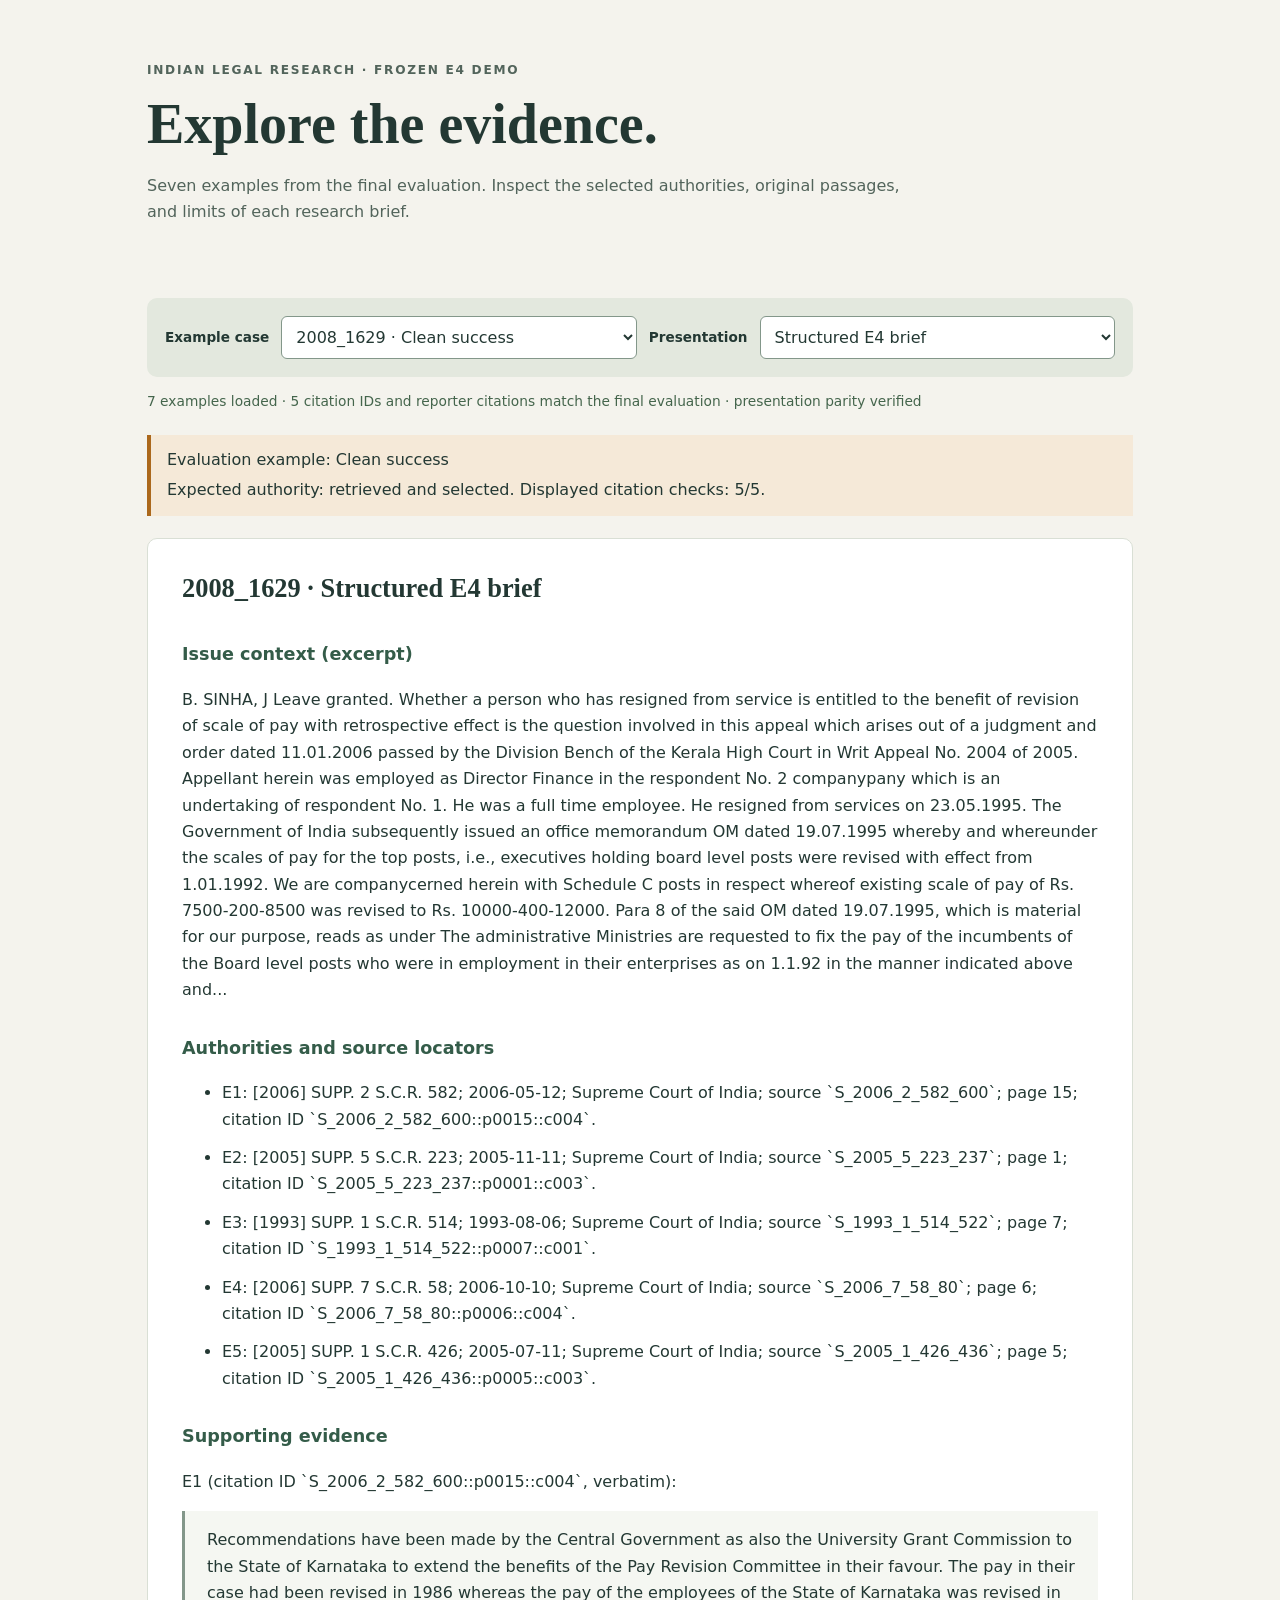
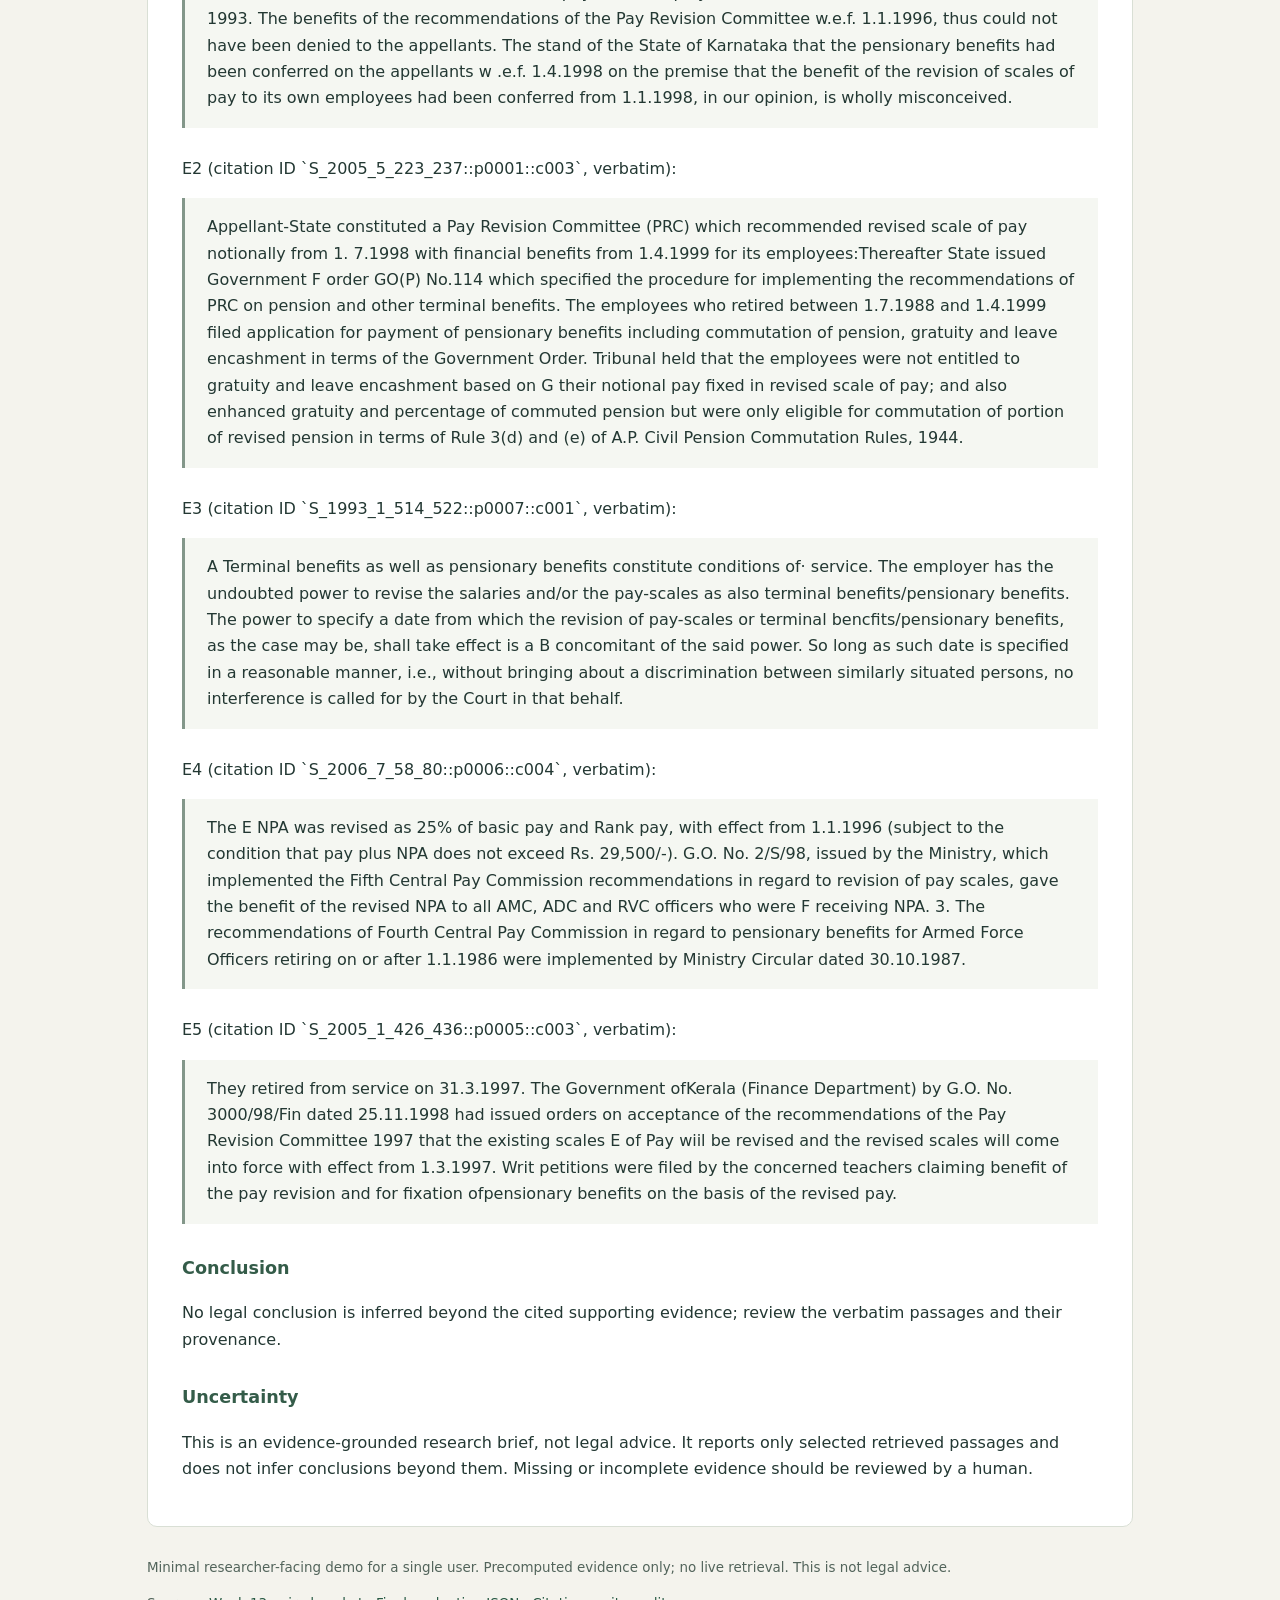
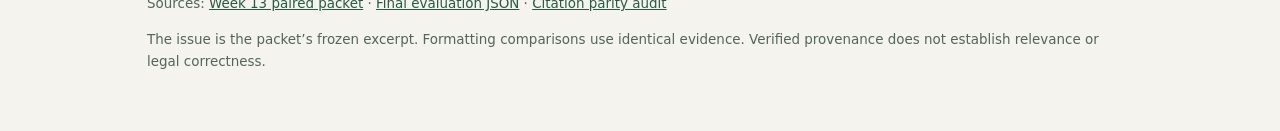
<file: demo/index.html>
<!doctype html>
<html lang="en">
<head>
  <meta charset="utf-8">
  <meta name="viewport" content="width=device-width, initial-scale=1">
  <title>Legal evidence explorer · Week 16</title>
  <link rel="stylesheet" href="style.css">
</head>
<body>
  <header><p class="eyebrow">INDIAN LEGAL RESEARCH · FROZEN E4 DEMO</p>
    <h1>Explore the evidence.</h1>
    <p>Seven examples from the final evaluation. Inspect the selected authorities, original passages, and limits of each research brief.</p>
  </header>
  <main>
    <nav aria-label="Example and presentation">
      <label for="case">Example case</label><select id="case" disabled></select>
      <label for="format">Presentation</label><select id="format" disabled>
        <option value="structured">Structured E4 brief</option>
        <option value="unstructured">Unstructured RQ3 comparison</option>
      </select>
    </nav>
    <p id="status" role="status">Loading frozen artifacts…</p>
    <section id="context" aria-label="Evaluation context"></section>
    <article id="brief" aria-label="Frozen research brief"></article>
    <footer>
      <p>Minimal researcher-facing demo for a single user. Precomputed evidence only; no live retrieval. This is not legal advice.</p>
      <p>Sources: <a href="../artifacts/week13_review_packet.md">Week 13 paired packet</a> · <a href="../artifacts/week11_temporal_prerank_evaluation.json">Final evaluation JSON</a> · <a href="../artifacts/week13_rq3_ablation_parity.json">Citation parity audit</a></p>
      <p>The issue is the packet’s frozen excerpt. Formatting comparisons use identical evidence. Verified provenance does not establish relevance or legal correctness.</p>
    </footer>
  </main>
  <script type="module" src="app.mjs"></script>
</body>
</html>
</file>
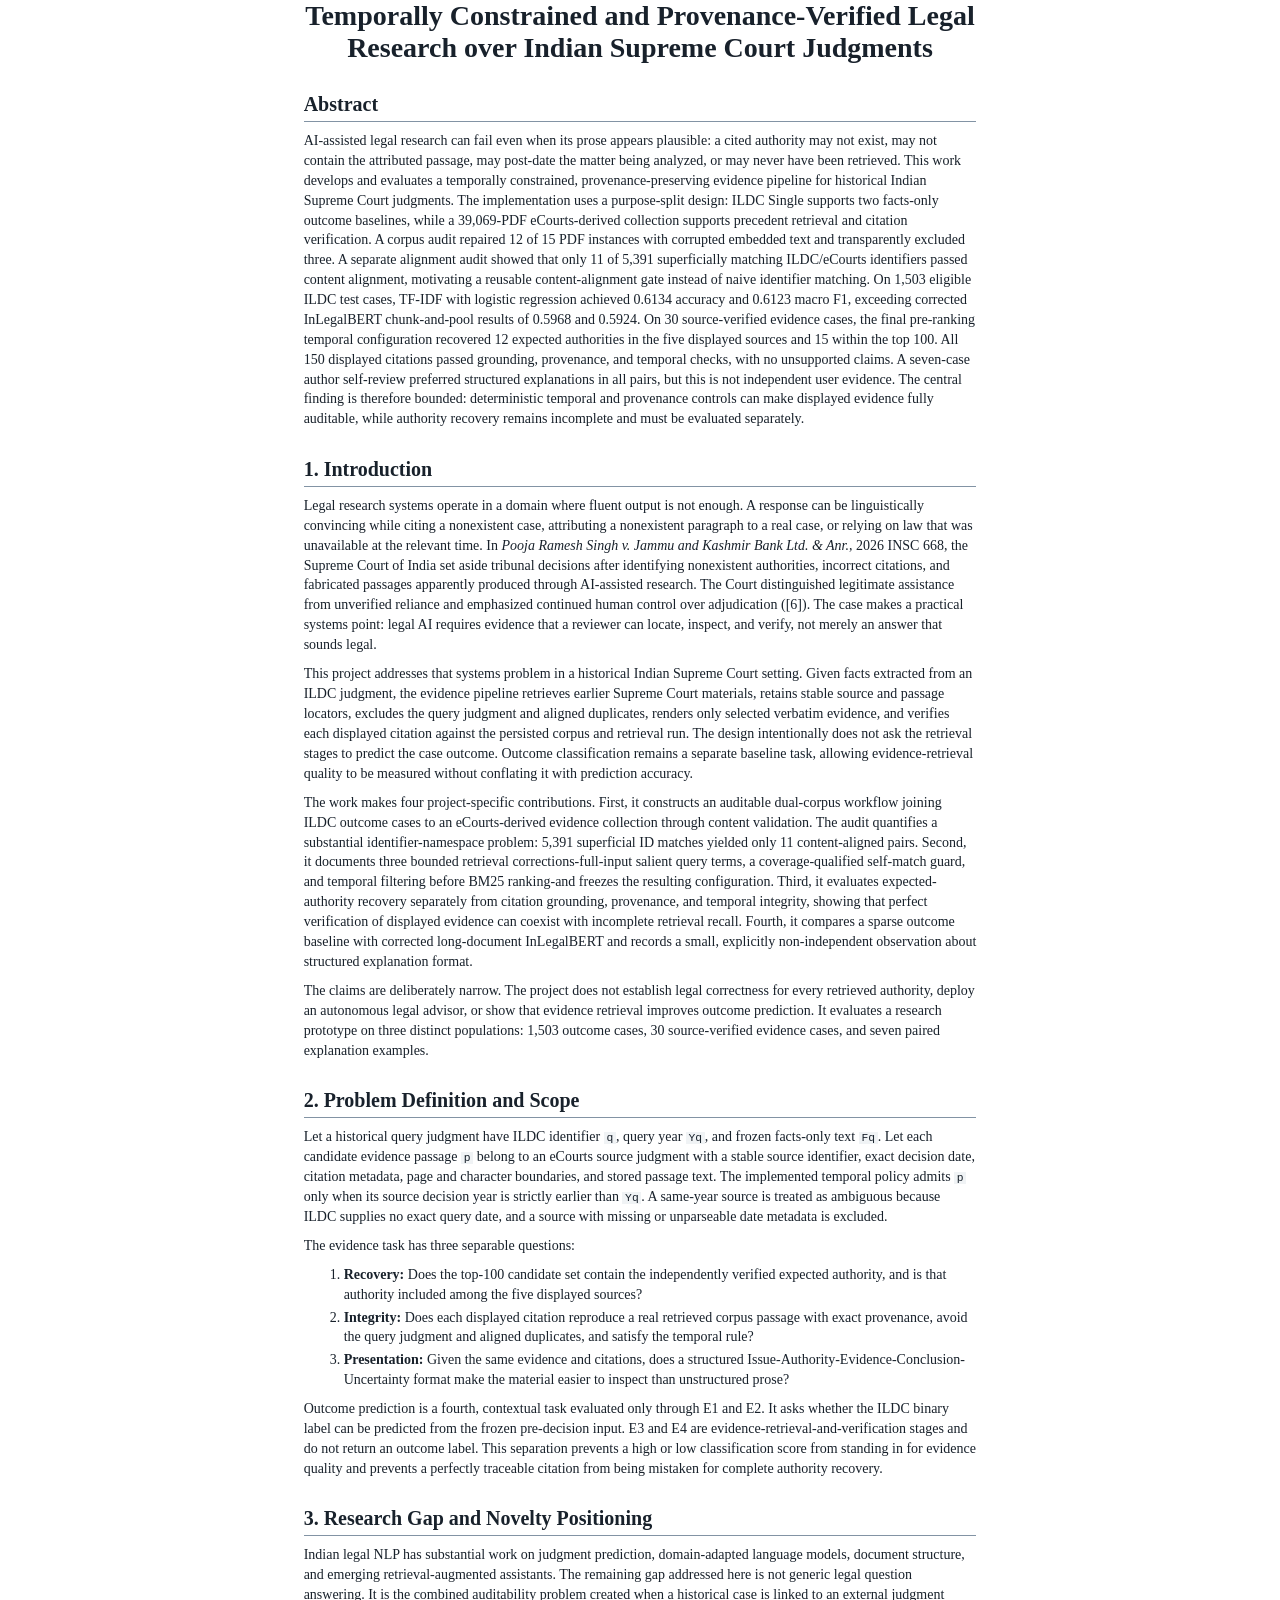
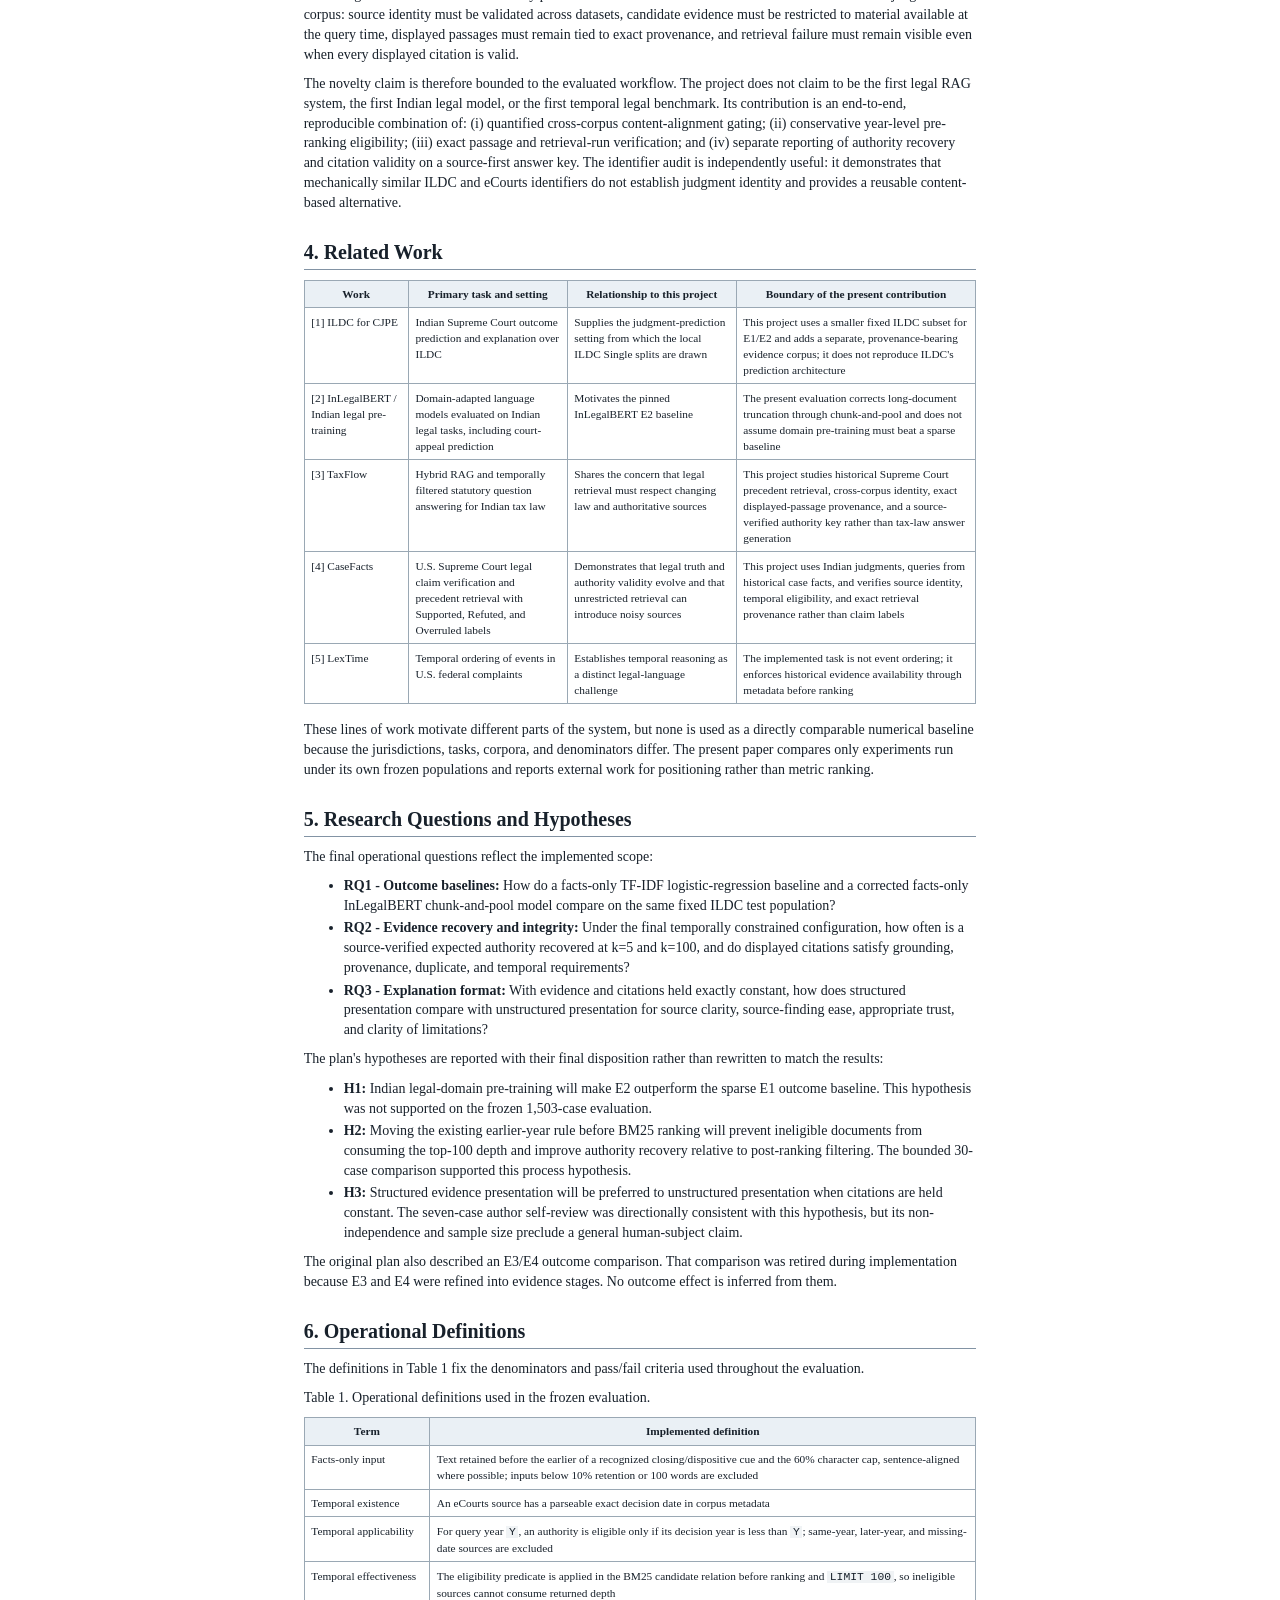
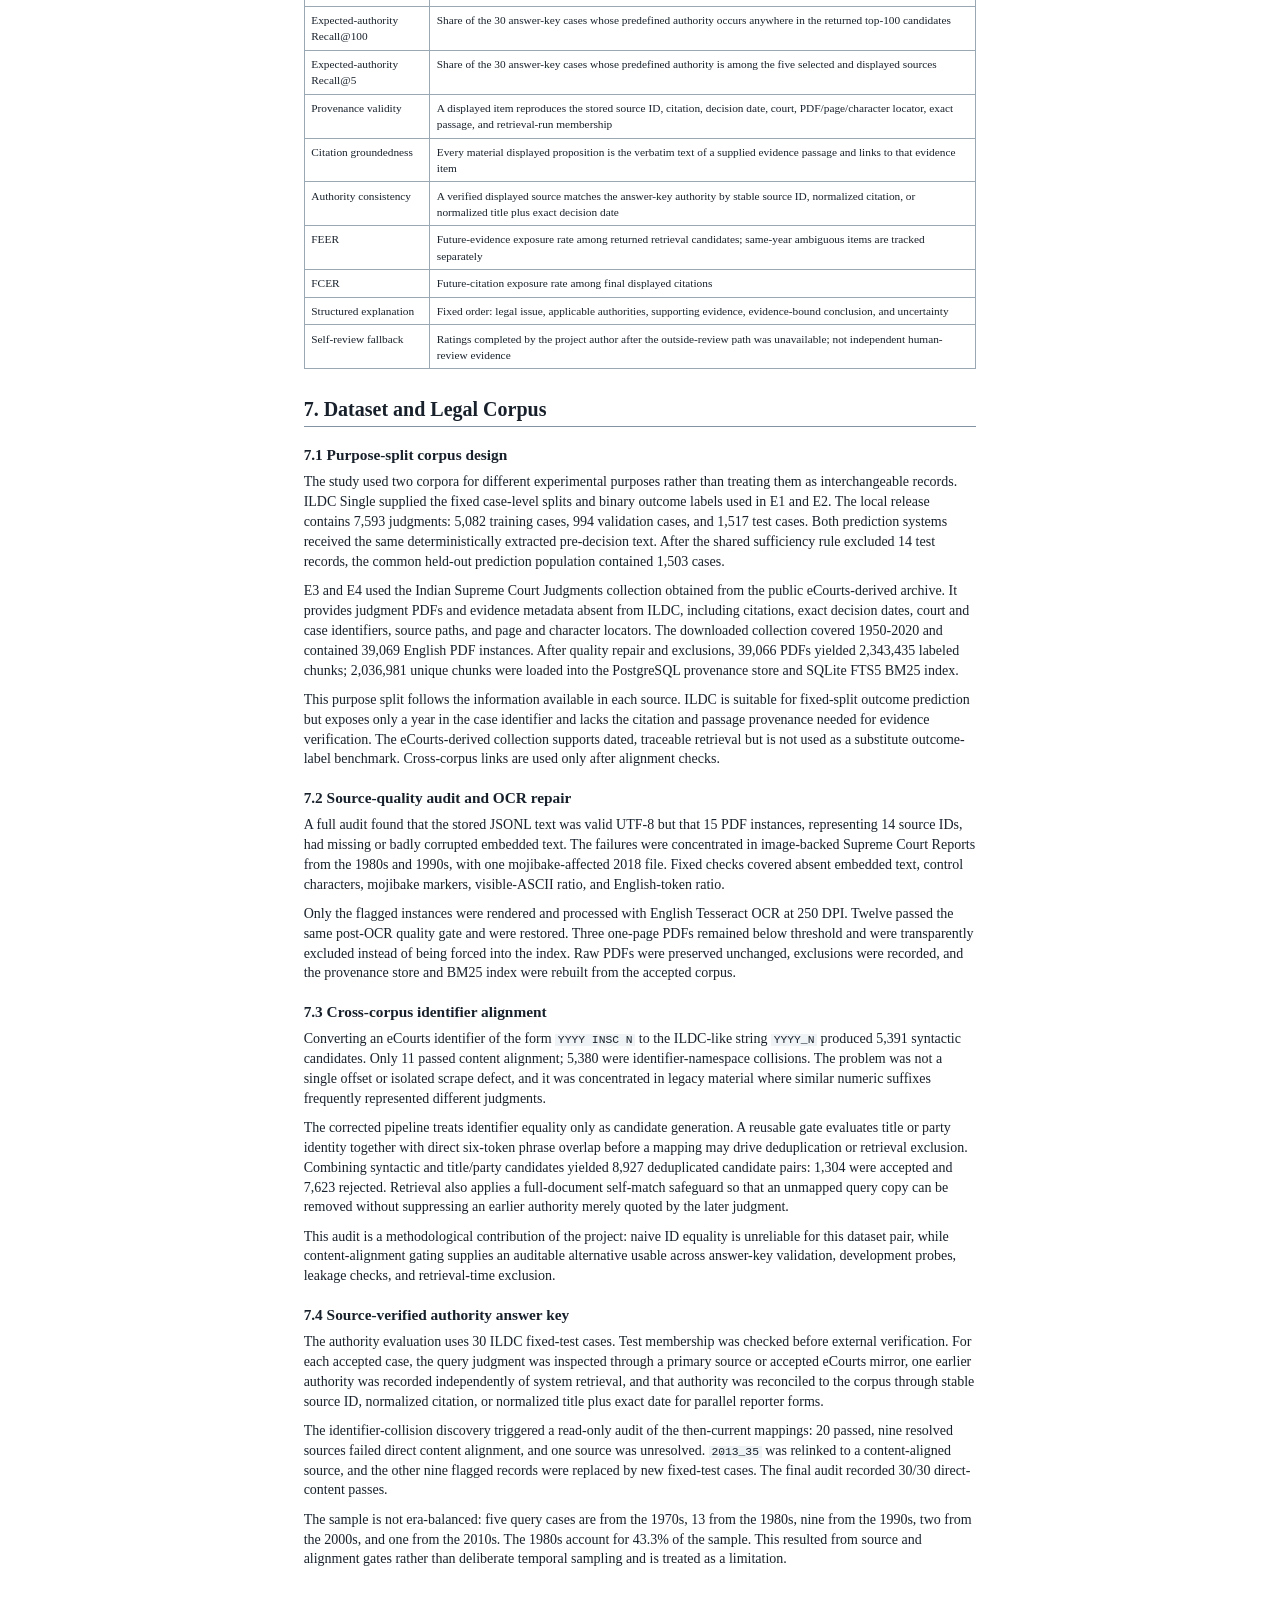
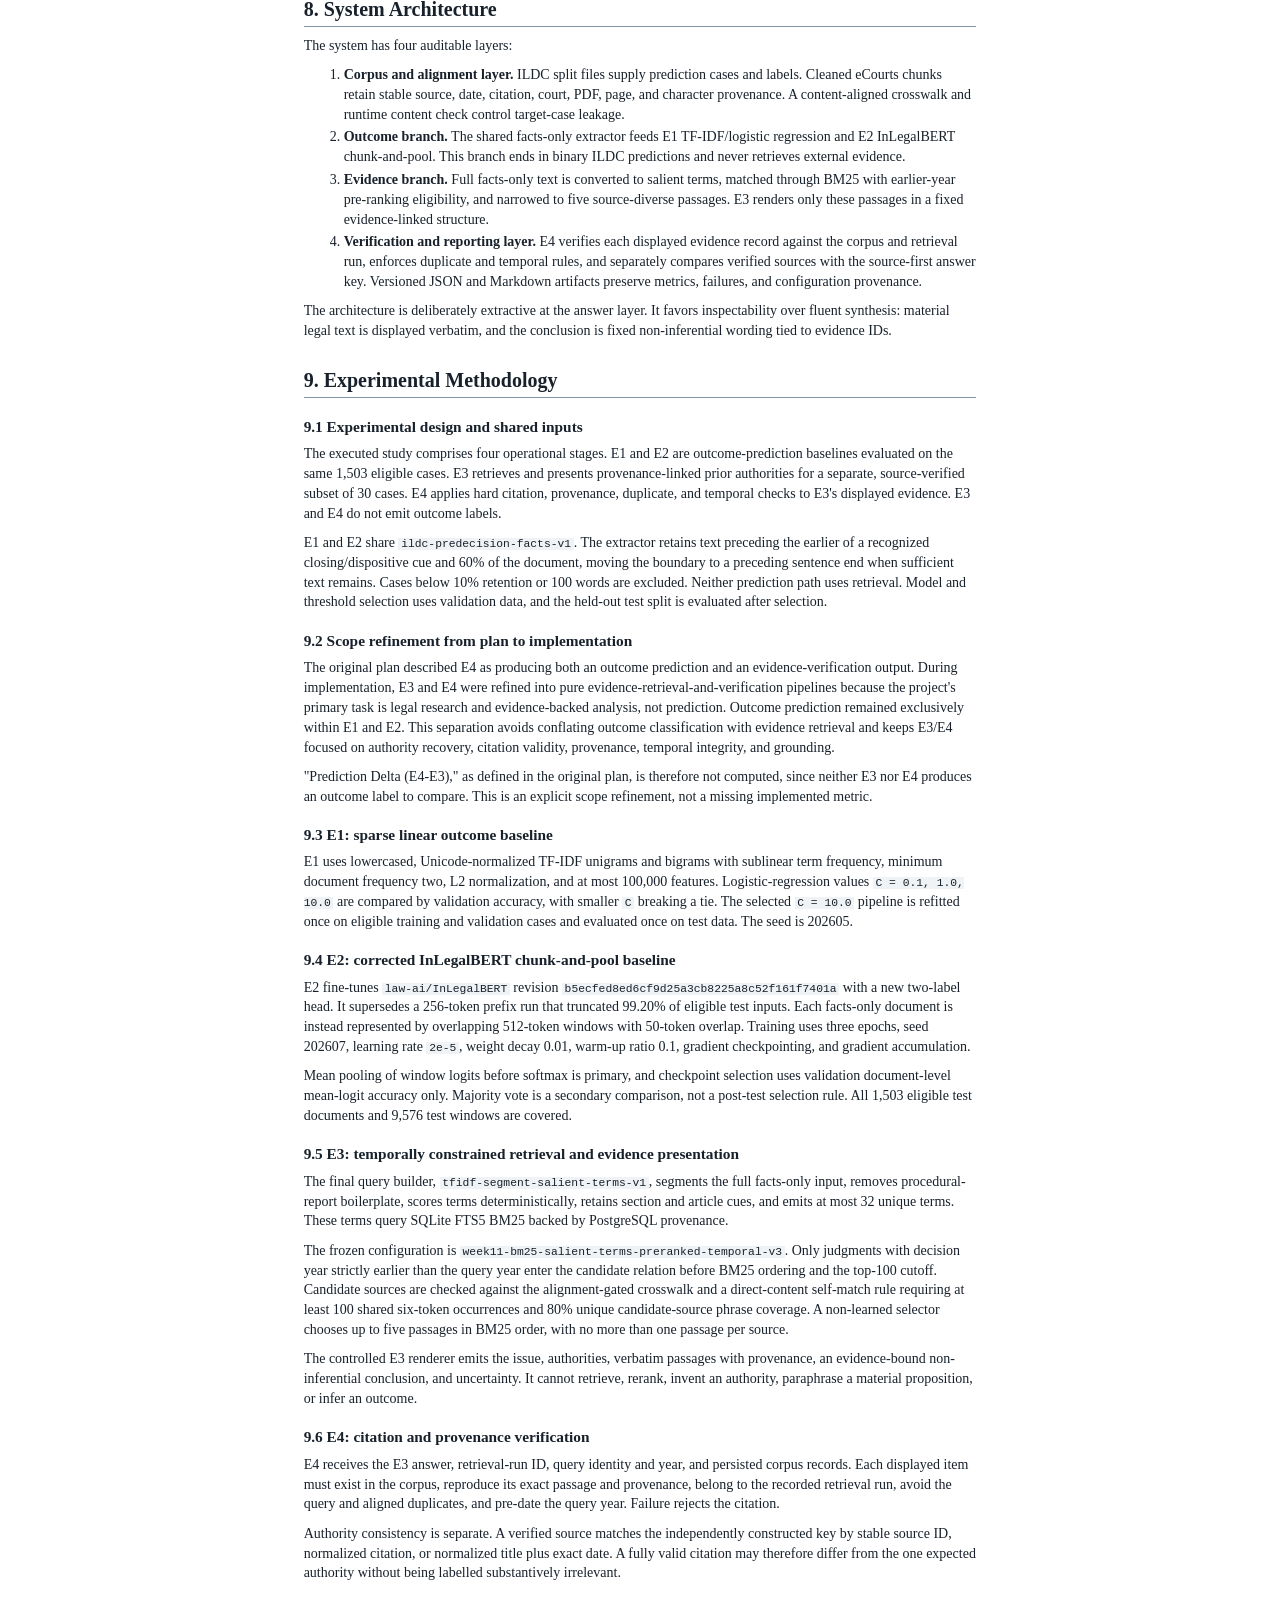
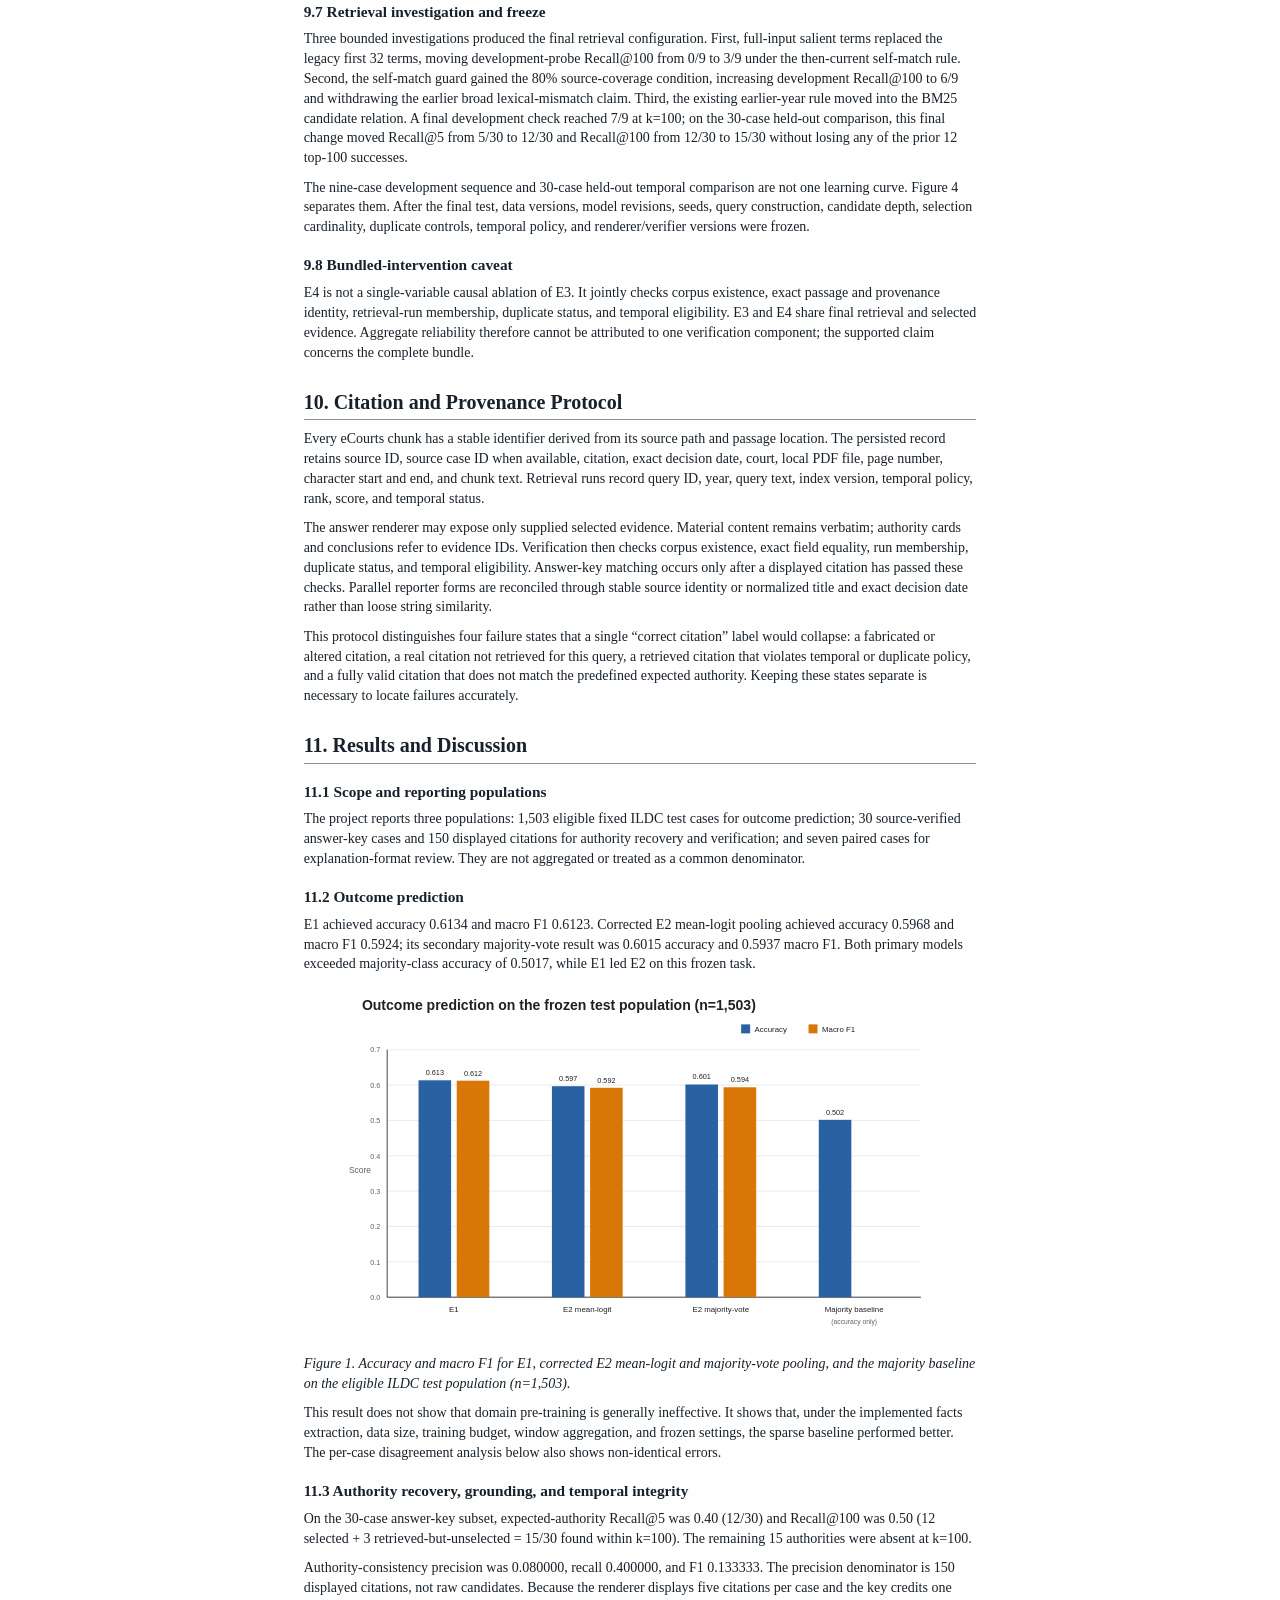
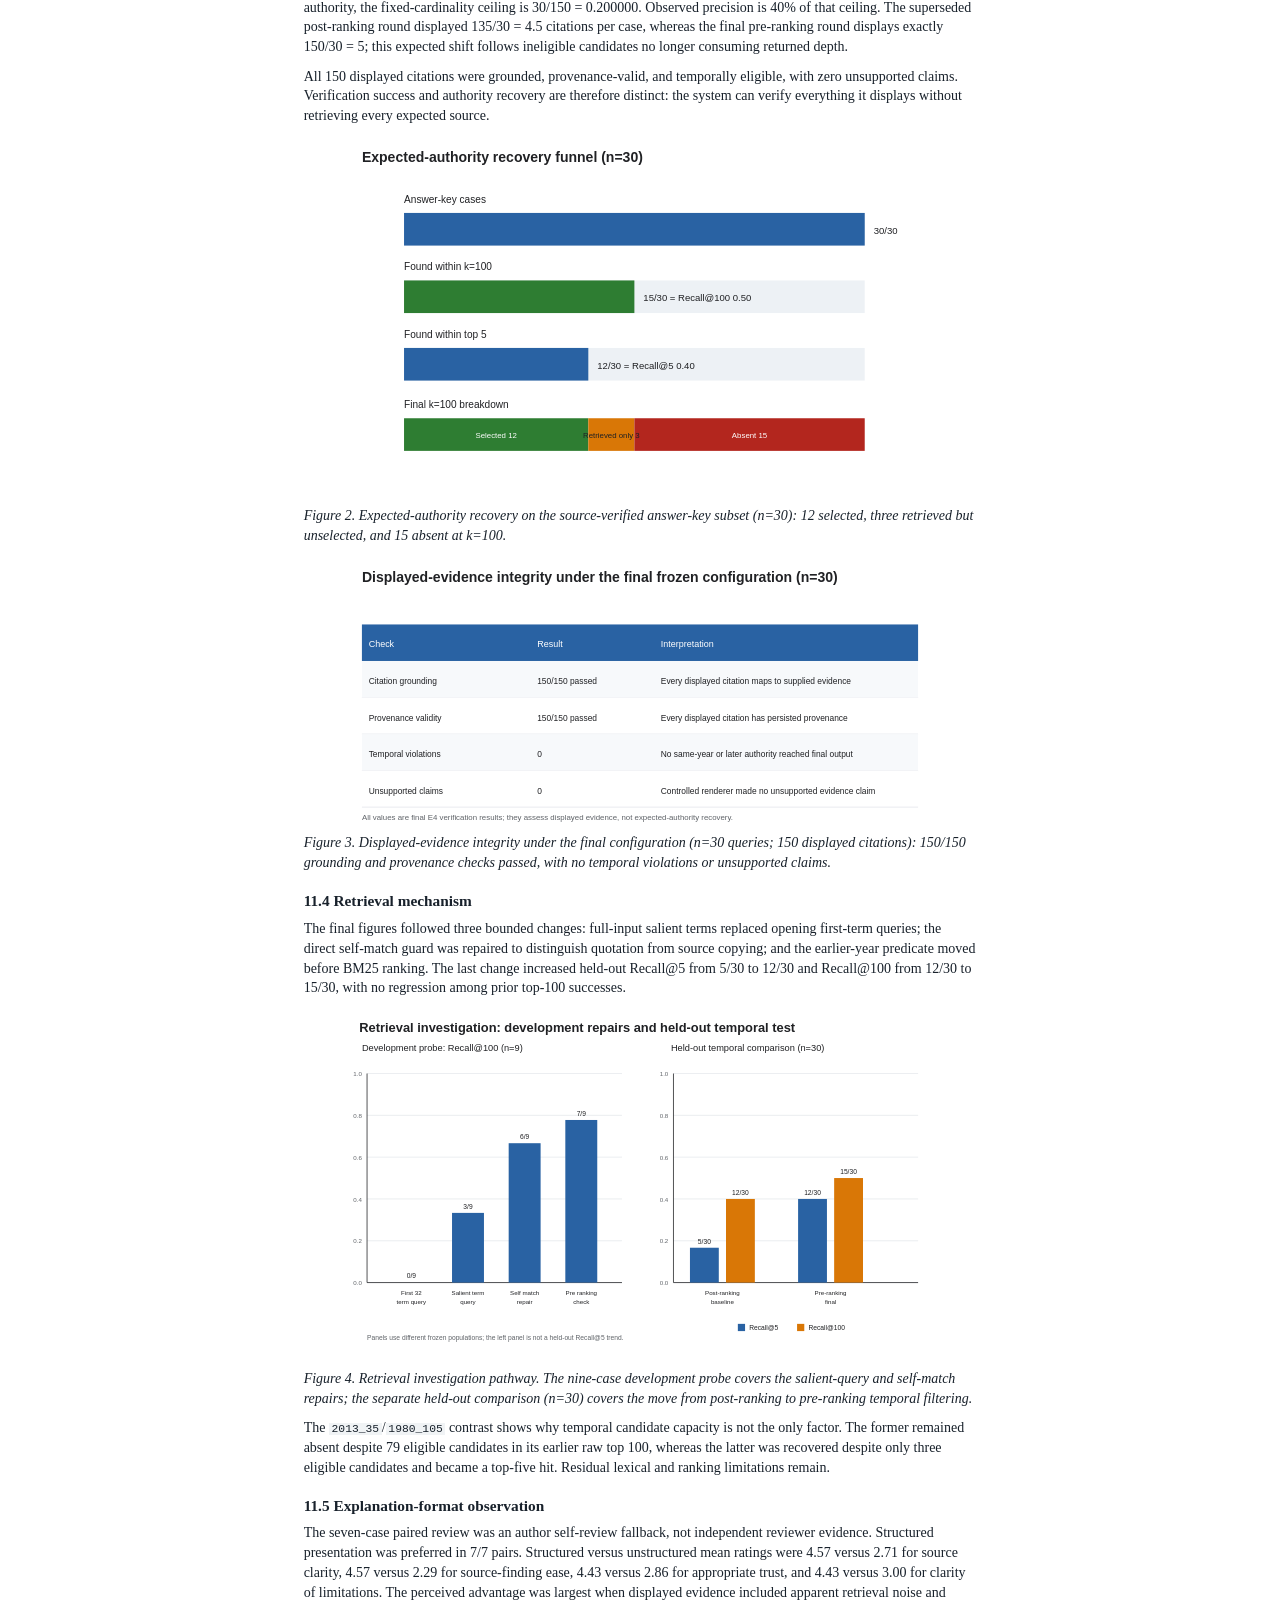
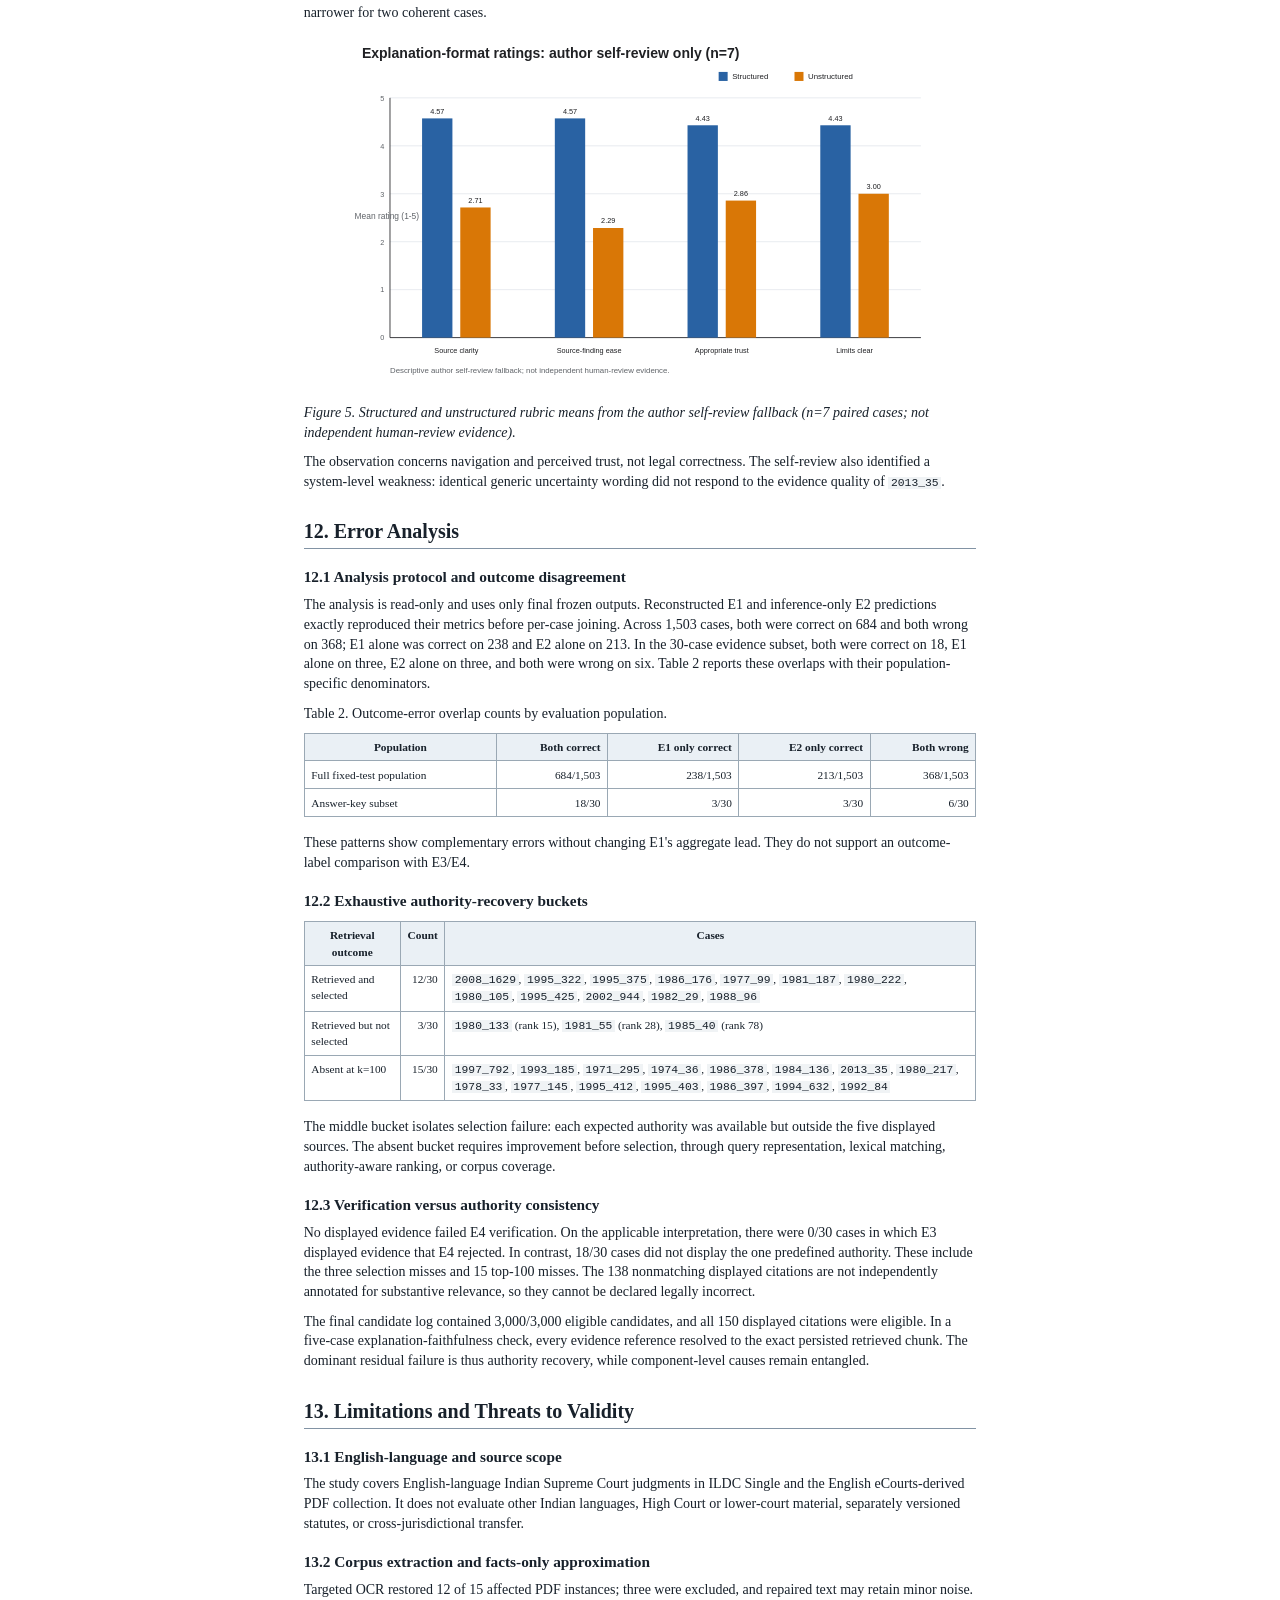
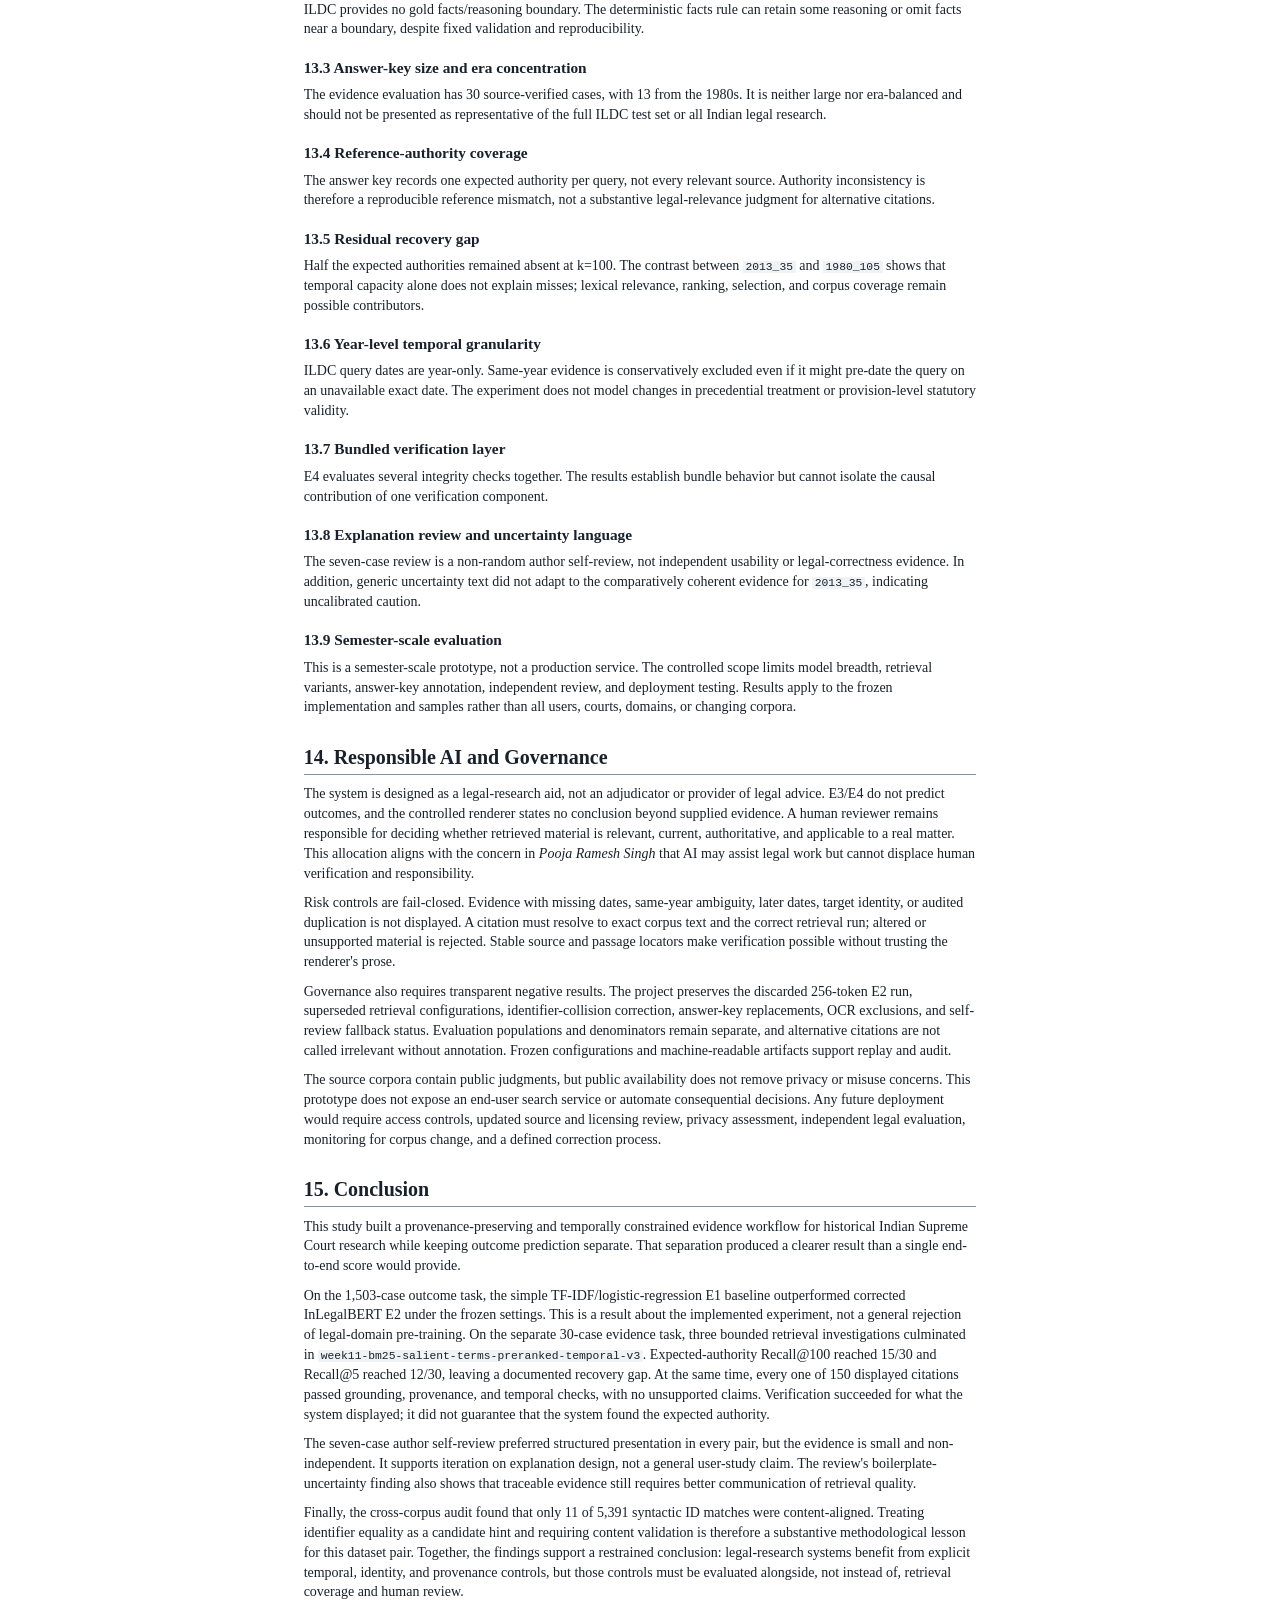
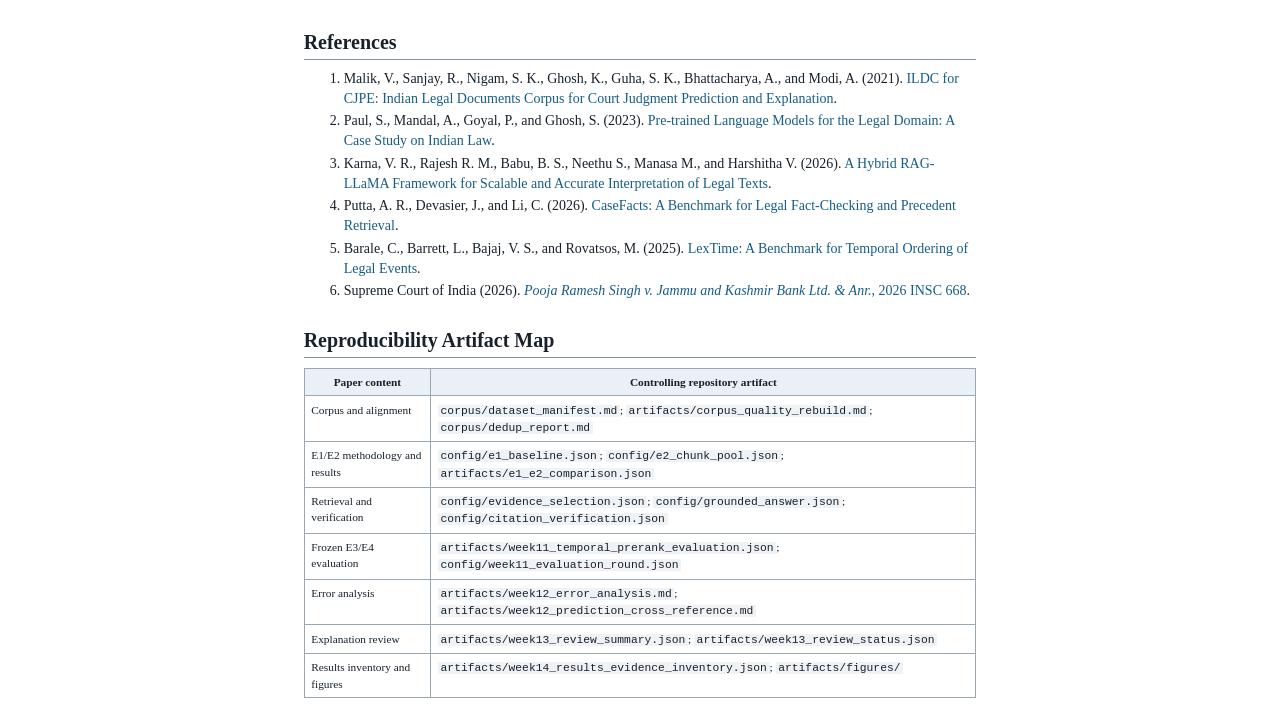
<file: submission/paper.html>
<!doctype html><html><head><meta charset="utf-8"><title>Temporally Constrained and Provenance-Verified Legal Research</title><style>@page { size: A4; margin: 17mm 18mm 20mm; } body { font-family: Georgia, 'Times New Roman', serif; color: #18212b; line-height: 1.42; font-size: 10.5pt; max-width: 178mm; margin: 0 auto; } h1 { font-size: 21pt; line-height: 1.15; text-align: center; margin: 0 0 18pt; page-break-after: avoid; } h2 { font-size: 15pt; margin: 19pt 0 7pt; border-bottom: .5pt solid #8293a4; padding-bottom: 2pt; page-break-after: avoid; break-after: avoid; } h3 { font-size: 11.5pt; margin: 13pt 0 4pt; page-break-after: avoid; break-after: avoid; } p { margin: 5pt 0 7pt; orphans: 3; widows: 3; } ul, ol { margin-top: 3pt; margin-bottom: 7pt; } li { margin: 2pt 0; } table { border-collapse: collapse; width: 100%; margin: 7pt 0 12pt; font-size: 8.5pt; page-break-inside: avoid; } th, td { border: .45pt solid #9aa8b4; padding: 4pt 5pt; vertical-align: top; } th { background: #eaf0f5; } img { display: block; max-width: 92%; max-height: 105mm; margin: 8pt auto 3pt; page-break-inside: avoid; } .caption { text-align: center; font-size: 8.5pt; margin: 0 0 10pt; } .section-break { break-before: page; page-break-before: always; } code { font-family: 'Courier New', monospace; font-size: 8.5pt; background: #f0f3f5; padding: 0 2pt; } a { color: #165d86; text-decoration: none; } blockquote { border-left: 3pt solid #9aa8b4; margin: 8pt 0; padding: 2pt 10pt; } hr { border: 0; border-top: .5pt solid #8293a4; }</style></head><body><h1>Temporally Constrained and Provenance-Verified Legal Research over Indian Supreme Court Judgments</h1>
<h2>Abstract</h2>
<p>AI-assisted legal research can fail even when its prose appears plausible: a cited authority may not exist, may not contain the attributed passage, may post-date the matter being analyzed, or may never have been retrieved. This work develops and evaluates a temporally constrained, provenance-preserving evidence pipeline for historical Indian Supreme Court judgments. The implementation uses a purpose-split design: ILDC Single supports two facts-only outcome baselines, while a 39,069-PDF eCourts-derived collection supports precedent retrieval and citation verification. A corpus audit repaired 12 of 15 PDF instances with corrupted embedded text and transparently excluded three. A separate alignment audit showed that only 11 of 5,391 superficially matching ILDC/eCourts identifiers passed content alignment, motivating a reusable content-alignment gate instead of naive identifier matching. On 1,503 eligible ILDC test cases, TF-IDF with logistic regression achieved 0.6134 accuracy and 0.6123 macro F1, exceeding corrected InLegalBERT chunk-and-pool results of 0.5968 and 0.5924. On 30 source-verified evidence cases, the final pre-ranking temporal configuration recovered 12 expected authorities in the five displayed sources and 15 within the top 100. All 150 displayed citations passed grounding, provenance, and temporal checks, with no unsupported claims. A seven-case author self-review preferred structured explanations in all pairs, but this is not independent user evidence. The central finding is therefore bounded: deterministic temporal and provenance controls can make displayed evidence fully auditable, while authority recovery remains incomplete and must be evaluated separately.</p>
<h2>1. Introduction</h2>
<p>Legal research systems operate in a domain where fluent output is not enough. A response can be linguistically convincing while citing a nonexistent case, attributing a nonexistent paragraph to a real case, or relying on law that was unavailable at the relevant time. In <em>Pooja Ramesh Singh v. Jammu and Kashmir Bank Ltd. &amp; Anr.</em>, 2026 INSC 668, the Supreme Court of India set aside tribunal decisions after identifying nonexistent authorities, incorrect citations, and fabricated passages apparently produced through AI-assisted research. The Court distinguished legitimate assistance from unverified reliance and emphasized continued human control over adjudication ([6]). The case makes a practical systems point: legal AI requires evidence that a reviewer can locate, inspect, and verify, not merely an answer that sounds legal.</p>
<p>This project addresses that systems problem in a historical Indian Supreme Court setting. Given facts extracted from an ILDC judgment, the evidence pipeline retrieves earlier Supreme Court materials, retains stable source and passage locators, excludes the query judgment and aligned duplicates, renders only selected verbatim evidence, and verifies each displayed citation against the persisted corpus and retrieval run. The design intentionally does not ask the retrieval stages to predict the case outcome. Outcome classification remains a separate baseline task, allowing evidence-retrieval quality to be measured without conflating it with prediction accuracy.</p>
<p>The work makes four project-specific contributions. First, it constructs an auditable dual-corpus workflow joining ILDC outcome cases to an eCourts-derived evidence collection through content validation. The audit quantifies a substantial identifier-namespace problem: 5,391 superficial ID matches yielded only 11 content-aligned pairs. Second, it documents three bounded retrieval corrections-full-input salient query terms, a coverage-qualified self-match guard, and temporal filtering before BM25 ranking-and freezes the resulting configuration. Third, it evaluates expected-authority recovery separately from citation grounding, provenance, and temporal integrity, showing that perfect verification of displayed evidence can coexist with incomplete retrieval recall. Fourth, it compares a sparse outcome baseline with corrected long-document InLegalBERT and records a small, explicitly non-independent observation about structured explanation format.</p>
<p>The claims are deliberately narrow. The project does not establish legal correctness for every retrieved authority, deploy an autonomous legal advisor, or show that evidence retrieval improves outcome prediction. It evaluates a research prototype on three distinct populations: 1,503 outcome cases, 30 source-verified evidence cases, and seven paired explanation examples.</p>
<h2>2. Problem Definition and Scope</h2>
<p>Let a historical query judgment have ILDC identifier <code>q</code>, query year <code>Yq</code>, and frozen facts-only text <code>Fq</code>. Let each candidate evidence passage <code>p</code> belong to an eCourts source judgment with a stable source identifier, exact decision date, citation metadata, page and character boundaries, and stored passage text. The implemented temporal policy admits <code>p</code> only when its source decision year is strictly earlier than <code>Yq</code>. A same-year source is treated as ambiguous because ILDC supplies no exact query date, and a source with missing or unparseable date metadata is excluded.</p>
<p>The evidence task has three separable questions:</p>
<ol>
<li><strong>Recovery:</strong> Does the top-100 candidate set contain the independently verified expected authority, and is that authority included among the five displayed sources?</li>
<li><strong>Integrity:</strong> Does each displayed citation reproduce a real retrieved corpus passage with exact provenance, avoid the query judgment and aligned duplicates, and satisfy the temporal rule?</li>
<li><strong>Presentation:</strong> Given the same evidence and citations, does a structured Issue-Authority-Evidence-Conclusion-Uncertainty format make the material easier to inspect than unstructured prose?</li>
</ol>
<p>Outcome prediction is a fourth, contextual task evaluated only through E1 and E2. It asks whether the ILDC binary label can be predicted from the frozen pre-decision input. E3 and E4 are evidence-retrieval-and-verification stages and do not return an outcome label. This separation prevents a high or low classification score from standing in for evidence quality and prevents a perfectly traceable citation from being mistaken for complete authority recovery.</p>
<h2>3. Research Gap and Novelty Positioning</h2>
<p>Indian legal NLP has substantial work on judgment prediction, domain-adapted language models, document structure, and emerging retrieval-augmented assistants. The remaining gap addressed here is not generic legal question answering. It is the combined auditability problem created when a historical case is linked to an external judgment corpus: source identity must be validated across datasets, candidate evidence must be restricted to material available at the query time, displayed passages must remain tied to exact provenance, and retrieval failure must remain visible even when every displayed citation is valid.</p>
<p>The novelty claim is therefore bounded to the evaluated workflow. The project does not claim to be the first legal RAG system, the first Indian legal model, or the first temporal legal benchmark. Its contribution is an end-to-end, reproducible combination of: (i) quantified cross-corpus content-alignment gating; (ii) conservative year-level pre-ranking eligibility; (iii) exact passage and retrieval-run verification; and (iv) separate reporting of authority recovery and citation validity on a source-first answer key. The identifier audit is independently useful: it demonstrates that mechanically similar ILDC and eCourts identifiers do not establish judgment identity and provides a reusable content-based alternative.</p>
<h2>4. Related Work</h2>
<table>
<thead>
<tr>
<th>Work</th>
<th>Primary task and setting</th>
<th>Relationship to this project</th>
<th>Boundary of the present contribution</th>
</tr>
</thead>
<tbody>
<tr>
<td>[1] ILDC for CJPE</td>
<td>Indian Supreme Court outcome prediction and explanation over ILDC</td>
<td>Supplies the judgment-prediction setting from which the local ILDC Single splits are drawn</td>
<td>This project uses a smaller fixed ILDC subset for E1/E2 and adds a separate, provenance-bearing evidence corpus; it does not reproduce ILDC's prediction architecture</td>
</tr>
<tr>
<td>[2] InLegalBERT / Indian legal pre-training</td>
<td>Domain-adapted language models evaluated on Indian legal tasks, including court-appeal prediction</td>
<td>Motivates the pinned InLegalBERT E2 baseline</td>
<td>The present evaluation corrects long-document truncation through chunk-and-pool and does not assume domain pre-training must beat a sparse baseline</td>
</tr>
<tr>
<td>[3] TaxFlow</td>
<td>Hybrid RAG and temporally filtered statutory question answering for Indian tax law</td>
<td>Shares the concern that legal retrieval must respect changing law and authoritative sources</td>
<td>This project studies historical Supreme Court precedent retrieval, cross-corpus identity, exact displayed-passage provenance, and a source-verified authority key rather than tax-law answer generation</td>
</tr>
<tr>
<td>[4] CaseFacts</td>
<td>U.S. Supreme Court legal claim verification and precedent retrieval with Supported, Refuted, and Overruled labels</td>
<td>Demonstrates that legal truth and authority validity evolve and that unrestricted retrieval can introduce noisy sources</td>
<td>This project uses Indian judgments, queries from historical case facts, and verifies source identity, temporal eligibility, and exact retrieval provenance rather than claim labels</td>
</tr>
<tr>
<td>[5] LexTime</td>
<td>Temporal ordering of events in U.S. federal complaints</td>
<td>Establishes temporal reasoning as a distinct legal-language challenge</td>
<td>The implemented task is not event ordering; it enforces historical evidence availability through metadata before ranking</td>
</tr>
</tbody>
</table>
<p>These lines of work motivate different parts of the system, but none is used as a directly comparable numerical baseline because the jurisdictions, tasks, corpora, and denominators differ. The present paper compares only experiments run under its own frozen populations and reports external work for positioning rather than metric ranking.</p>
<h2>5. Research Questions and Hypotheses</h2>
<p>The final operational questions reflect the implemented scope:</p>
<ul>
<li><strong>RQ1 - Outcome baselines:</strong> How do a facts-only TF-IDF logistic-regression baseline and a corrected facts-only InLegalBERT chunk-and-pool model compare on the same fixed ILDC test population?</li>
<li><strong>RQ2 - Evidence recovery and integrity:</strong> Under the final temporally constrained configuration, how often is a source-verified expected authority recovered at k=5 and k=100, and do displayed citations satisfy grounding, provenance, duplicate, and temporal requirements?</li>
<li><strong>RQ3 - Explanation format:</strong> With evidence and citations held exactly constant, how does structured presentation compare with unstructured presentation for source clarity, source-finding ease, appropriate trust, and clarity of limitations?</li>
</ul>
<p>The plan's hypotheses are reported with their final disposition rather than rewritten to match the results:</p>
<ul>
<li><strong>H1:</strong> Indian legal-domain pre-training will make E2 outperform the sparse E1 outcome baseline. This hypothesis was not supported on the frozen 1,503-case evaluation.</li>
<li><strong>H2:</strong> Moving the existing earlier-year rule before BM25 ranking will prevent ineligible documents from consuming the top-100 depth and improve authority recovery relative to post-ranking filtering. The bounded 30-case comparison supported this process hypothesis.</li>
<li><strong>H3:</strong> Structured evidence presentation will be preferred to unstructured presentation when citations are held constant. The seven-case author self-review was directionally consistent with this hypothesis, but its non-independence and sample size preclude a general human-subject claim.</li>
</ul>
<p>The original plan also described an E3/E4 outcome comparison. That comparison was retired during implementation because E3 and E4 were refined into evidence stages. No outcome effect is inferred from them.</p>
<h2>6. Operational Definitions</h2>
<p>The definitions in Table 1 fix the denominators and pass/fail criteria used throughout the evaluation.</p>
<p>Table 1. Operational definitions used in the frozen evaluation.</p>
<table>
<thead>
<tr>
<th>Term</th>
<th>Implemented definition</th>
</tr>
</thead>
<tbody>
<tr>
<td>Facts-only input</td>
<td>Text retained before the earlier of a recognized closing/dispositive cue and the 60% character cap, sentence-aligned where possible; inputs below 10% retention or 100 words are excluded</td>
</tr>
<tr>
<td>Temporal existence</td>
<td>An eCourts source has a parseable exact decision date in corpus metadata</td>
</tr>
<tr>
<td>Temporal applicability</td>
<td>For query year <code>Y</code>, an authority is eligible only if its decision year is less than <code>Y</code>; same-year, later-year, and missing-date sources are excluded</td>
</tr>
<tr>
<td>Temporal effectiveness</td>
<td>The eligibility predicate is applied in the BM25 candidate relation before ranking and <code>LIMIT 100</code>, so ineligible sources cannot consume returned depth</td>
</tr>
<tr>
<td>Expected-authority Recall@100</td>
<td>Share of the 30 answer-key cases whose predefined authority occurs anywhere in the returned top-100 candidates</td>
</tr>
<tr>
<td>Expected-authority Recall@5</td>
<td>Share of the 30 answer-key cases whose predefined authority is among the five selected and displayed sources</td>
</tr>
<tr>
<td>Provenance validity</td>
<td>A displayed item reproduces the stored source ID, citation, decision date, court, PDF/page/character locator, exact passage, and retrieval-run membership</td>
</tr>
<tr>
<td>Citation groundedness</td>
<td>Every material displayed proposition is the verbatim text of a supplied evidence passage and links to that evidence item</td>
</tr>
<tr>
<td>Authority consistency</td>
<td>A verified displayed source matches the answer-key authority by stable source ID, normalized citation, or normalized title plus exact decision date</td>
</tr>
<tr>
<td>FEER</td>
<td>Future-evidence exposure rate among returned retrieval candidates; same-year ambiguous items are tracked separately</td>
</tr>
<tr>
<td>FCER</td>
<td>Future-citation exposure rate among final displayed citations</td>
</tr>
<tr>
<td>Structured explanation</td>
<td>Fixed order: legal issue, applicable authorities, supporting evidence, evidence-bound conclusion, and uncertainty</td>
</tr>
<tr>
<td>Self-review fallback</td>
<td>Ratings completed by the project author after the outside-review path was unavailable; not independent human-review evidence</td>
</tr>
</tbody>
</table>
<h2>7. Dataset and Legal Corpus</h2>
<h3>7.1 Purpose-split corpus design</h3>
<p>The study used two corpora for different experimental purposes rather than treating them as interchangeable records. ILDC Single supplied the fixed case-level splits and binary outcome labels used in E1 and E2. The local release contains 7,593 judgments: 5,082 training cases, 994 validation cases, and 1,517 test cases. Both prediction systems received the same deterministically extracted pre-decision text. After the shared sufficiency rule excluded 14 test records, the common held-out prediction population contained 1,503 cases.</p>
<p>E3 and E4 used the Indian Supreme Court Judgments collection obtained from the public eCourts-derived archive. It provides judgment PDFs and evidence metadata absent from ILDC, including citations, exact decision dates, court and case identifiers, source paths, and page and character locators. The downloaded collection covered 1950-2020 and contained 39,069 English PDF instances. After quality repair and exclusions, 39,066 PDFs yielded 2,343,435 labeled chunks; 2,036,981 unique chunks were loaded into the PostgreSQL provenance store and SQLite FTS5 BM25 index.</p>
<p>This purpose split follows the information available in each source. ILDC is suitable for fixed-split outcome prediction but exposes only a year in the case identifier and lacks the citation and passage provenance needed for evidence verification. The eCourts-derived collection supports dated, traceable retrieval but is not used as a substitute outcome-label benchmark. Cross-corpus links are used only after alignment checks.</p>
<h3>7.2 Source-quality audit and OCR repair</h3>
<p>A full audit found that the stored JSONL text was valid UTF-8 but that 15 PDF instances, representing 14 source IDs, had missing or badly corrupted embedded text. The failures were concentrated in image-backed Supreme Court Reports from the 1980s and 1990s, with one mojibake-affected 2018 file. Fixed checks covered absent embedded text, control characters, mojibake markers, visible-ASCII ratio, and English-token ratio.</p>
<p>Only the flagged instances were rendered and processed with English Tesseract OCR at 250 DPI. Twelve passed the same post-OCR quality gate and were restored. Three one-page PDFs remained below threshold and were transparently excluded instead of being forced into the index. Raw PDFs were preserved unchanged, exclusions were recorded, and the provenance store and BM25 index were rebuilt from the accepted corpus.</p>
<h3>7.3 Cross-corpus identifier alignment</h3>
<p>Converting an eCourts identifier of the form <code>YYYY INSC N</code> to the ILDC-like string <code>YYYY_N</code> produced 5,391 syntactic candidates. Only 11 passed content alignment; 5,380 were identifier-namespace collisions. The problem was not a single offset or isolated scrape defect, and it was concentrated in legacy material where similar numeric suffixes frequently represented different judgments.</p>
<p>The corrected pipeline treats identifier equality only as candidate generation. A reusable gate evaluates title or party identity together with direct six-token phrase overlap before a mapping may drive deduplication or retrieval exclusion. Combining syntactic and title/party candidates yielded 8,927 deduplicated candidate pairs: 1,304 were accepted and 7,623 rejected. Retrieval also applies a full-document self-match safeguard so that an unmapped query copy can be removed without suppressing an earlier authority merely quoted by the later judgment.</p>
<p>This audit is a methodological contribution of the project: naive ID equality is unreliable for this dataset pair, while content-alignment gating supplies an auditable alternative usable across answer-key validation, development probes, leakage checks, and retrieval-time exclusion.</p>
<h3>7.4 Source-verified authority answer key</h3>
<p>The authority evaluation uses 30 ILDC fixed-test cases. Test membership was checked before external verification. For each accepted case, the query judgment was inspected through a primary source or accepted eCourts mirror, one earlier authority was recorded independently of system retrieval, and that authority was reconciled to the corpus through stable source ID, normalized citation, or normalized title plus exact date for parallel reporter forms.</p>
<p>The identifier-collision discovery triggered a read-only audit of the then-current mappings: 20 passed, nine resolved sources failed direct content alignment, and one source was unresolved. <code>2013_35</code> was relinked to a content-aligned source, and the other nine flagged records were replaced by new fixed-test cases. The final audit recorded 30/30 direct-content passes.</p>
<p>The sample is not era-balanced: five query cases are from the 1970s, 13 from the 1980s, nine from the 1990s, two from the 2000s, and one from the 2010s. The 1980s account for 43.3% of the sample. This resulted from source and alignment gates rather than deliberate temporal sampling and is treated as a limitation.</p>
<h2>8. System Architecture</h2>
<p>The system has four auditable layers:</p>
<ol>
<li><strong>Corpus and alignment layer.</strong> ILDC split files supply prediction cases and labels. Cleaned eCourts chunks retain stable source, date, citation, court, PDF, page, and character provenance. A content-aligned crosswalk and runtime content check control target-case leakage.</li>
<li><strong>Outcome branch.</strong> The shared facts-only extractor feeds E1 TF-IDF/logistic regression and E2 InLegalBERT chunk-and-pool. This branch ends in binary ILDC predictions and never retrieves external evidence.</li>
<li><strong>Evidence branch.</strong> Full facts-only text is converted to salient terms, matched through BM25 with earlier-year pre-ranking eligibility, and narrowed to five source-diverse passages. E3 renders only these passages in a fixed evidence-linked structure.</li>
<li><strong>Verification and reporting layer.</strong> E4 verifies each displayed evidence record against the corpus and retrieval run, enforces duplicate and temporal rules, and separately compares verified sources with the source-first answer key. Versioned JSON and Markdown artifacts preserve metrics, failures, and configuration provenance.</li>
</ol>
<p>The architecture is deliberately extractive at the answer layer. It favors inspectability over fluent synthesis: material legal text is displayed verbatim, and the conclusion is fixed non-inferential wording tied to evidence IDs.</p>
<h2>9. Experimental Methodology</h2>
<h3>9.1 Experimental design and shared inputs</h3>
<p>The executed study comprises four operational stages. E1 and E2 are outcome-prediction baselines evaluated on the same 1,503 eligible cases. E3 retrieves and presents provenance-linked prior authorities for a separate, source-verified subset of 30 cases. E4 applies hard citation, provenance, duplicate, and temporal checks to E3's displayed evidence. E3 and E4 do not emit outcome labels.</p>
<p>E1 and E2 share <code>ildc-predecision-facts-v1</code>. The extractor retains text preceding the earlier of a recognized closing/dispositive cue and 60% of the document, moving the boundary to a preceding sentence end when sufficient text remains. Cases below 10% retention or 100 words are excluded. Neither prediction path uses retrieval. Model and threshold selection uses validation data, and the held-out test split is evaluated after selection.</p>
<h3>9.2 Scope refinement from plan to implementation</h3>
<p>The original plan described E4 as producing both an outcome prediction and an evidence-verification output. During implementation, E3 and E4 were refined into pure evidence-retrieval-and-verification pipelines because the project's primary task is legal research and evidence-backed analysis, not prediction. Outcome prediction remained exclusively within E1 and E2. This separation avoids conflating outcome classification with evidence retrieval and keeps E3/E4 focused on authority recovery, citation validity, provenance, temporal integrity, and grounding.</p>
<p>"Prediction Delta (E4-E3)," as defined in the original plan, is therefore not computed, since neither E3 nor E4 produces an outcome label to compare. This is an explicit scope refinement, not a missing implemented metric.</p>
<h3>9.3 E1: sparse linear outcome baseline</h3>
<p>E1 uses lowercased, Unicode-normalized TF-IDF unigrams and bigrams with sublinear term frequency, minimum document frequency two, L2 normalization, and at most 100,000 features. Logistic-regression values <code>C = 0.1, 1.0, 10.0</code> are compared by validation accuracy, with smaller <code>C</code> breaking a tie. The selected <code>C = 10.0</code> pipeline is refitted once on eligible training and validation cases and evaluated once on test data. The seed is 202605.</p>
<h3>9.4 E2: corrected InLegalBERT chunk-and-pool baseline</h3>
<p>E2 fine-tunes <code>law-ai/InLegalBERT</code> revision <code>b5ecfed8ed6cf9d25a3cb8225a8c52f161f7401a</code> with a new two-label head. It supersedes a 256-token prefix run that truncated 99.20% of eligible test inputs. Each facts-only document is instead represented by overlapping 512-token windows with 50-token overlap. Training uses three epochs, seed 202607, learning rate <code>2e-5</code>, weight decay 0.01, warm-up ratio 0.1, gradient checkpointing, and gradient accumulation.</p>
<p>Mean pooling of window logits before softmax is primary, and checkpoint selection uses validation document-level mean-logit accuracy only. Majority vote is a secondary comparison, not a post-test selection rule. All 1,503 eligible test documents and 9,576 test windows are covered.</p>
<h3>9.5 E3: temporally constrained retrieval and evidence presentation</h3>
<p>The final query builder, <code>tfidf-segment-salient-terms-v1</code>, segments the full facts-only input, removes procedural-report boilerplate, scores terms deterministically, retains section and article cues, and emits at most 32 unique terms. These terms query SQLite FTS5 BM25 backed by PostgreSQL provenance.</p>
<p>The frozen configuration is <code>week11-bm25-salient-terms-preranked-temporal-v3</code>. Only judgments with decision year strictly earlier than the query year enter the candidate relation before BM25 ordering and the top-100 cutoff. Candidate sources are checked against the alignment-gated crosswalk and a direct-content self-match rule requiring at least 100 shared six-token occurrences and 80% unique candidate-source phrase coverage. A non-learned selector chooses up to five passages in BM25 order, with no more than one passage per source.</p>
<p>The controlled E3 renderer emits the issue, authorities, verbatim passages with provenance, an evidence-bound non-inferential conclusion, and uncertainty. It cannot retrieve, rerank, invent an authority, paraphrase a material proposition, or infer an outcome.</p>
<h3>9.6 E4: citation and provenance verification</h3>
<p>E4 receives the E3 answer, retrieval-run ID, query identity and year, and persisted corpus records. Each displayed item must exist in the corpus, reproduce its exact passage and provenance, belong to the recorded retrieval run, avoid the query and aligned duplicates, and pre-date the query year. Failure rejects the citation.</p>
<p>Authority consistency is separate. A verified source matches the independently constructed key by stable source ID, normalized citation, or normalized title plus exact date. A fully valid citation may therefore differ from the one expected authority without being labelled substantively irrelevant.</p>
<h3>9.7 Retrieval investigation and freeze</h3>
<p>Three bounded investigations produced the final retrieval configuration. First, full-input salient terms replaced the legacy first 32 terms, moving development-probe Recall@100 from 0/9 to 3/9 under the then-current self-match rule. Second, the self-match guard gained the 80% source-coverage condition, increasing development Recall@100 to 6/9 and withdrawing the earlier broad lexical-mismatch claim. Third, the existing earlier-year rule moved into the BM25 candidate relation. A final development check reached 7/9 at k=100; on the 30-case held-out comparison, this final change moved Recall@5 from 5/30 to 12/30 and Recall@100 from 12/30 to 15/30 without losing any of the prior 12 top-100 successes.</p>
<p>The nine-case development sequence and 30-case held-out temporal comparison are not one learning curve. Figure 4 separates them. After the final test, data versions, model revisions, seeds, query construction, candidate depth, selection cardinality, duplicate controls, temporal policy, and renderer/verifier versions were frozen.</p>
<h3>9.8 Bundled-intervention caveat</h3>
<p>E4 is not a single-variable causal ablation of E3. It jointly checks corpus existence, exact passage and provenance identity, retrieval-run membership, duplicate status, and temporal eligibility. E3 and E4 share final retrieval and selected evidence. Aggregate reliability therefore cannot be attributed to one verification component; the supported claim concerns the complete bundle.</p>
<h2>10. Citation and Provenance Protocol</h2>
<p>Every eCourts chunk has a stable identifier derived from its source path and passage location. The persisted record retains source ID, source case ID when available, citation, exact decision date, court, local PDF file, page number, character start and end, and chunk text. Retrieval runs record query ID, year, query text, index version, temporal policy, rank, score, and temporal status.</p>
<p>The answer renderer may expose only supplied selected evidence. Material content remains verbatim; authority cards and conclusions refer to evidence IDs. Verification then checks corpus existence, exact field equality, run membership, duplicate status, and temporal eligibility. Answer-key matching occurs only after a displayed citation has passed these checks. Parallel reporter forms are reconciled through stable source identity or normalized title and exact decision date rather than loose string similarity.</p>
<p>This protocol distinguishes four failure states that a single “correct citation” label would collapse: a fabricated or altered citation, a real citation not retrieved for this query, a retrieved citation that violates temporal or duplicate policy, and a fully valid citation that does not match the predefined expected authority. Keeping these states separate is necessary to locate failures accurately.</p>
<h2>11. Results and Discussion</h2>
<h3>11.1 Scope and reporting populations</h3>
<p>The project reports three populations: 1,503 eligible fixed ILDC test cases for outcome prediction; 30 source-verified answer-key cases and 150 displayed citations for authority recovery and verification; and seven paired cases for explanation-format review. They are not aggregated or treated as a common denominator.</p>
<div class="section-break"></div><h3>11.2 Outcome prediction</h3>
<p>E1 achieved accuracy 0.6134 and macro F1 0.6123. Corrected E2 mean-logit pooling achieved accuracy 0.5968 and macro F1 0.5924; its secondary majority-vote result was 0.6015 accuracy and 0.5937 macro F1. Both primary models exceeded majority-class accuracy of 0.5017, while E1 led E2 on this frozen task.</p>
<p><img alt="Figure 1. Outcome prediction comparison" src="figures/week14_figure_a_outcome_prediction.svg" /></p>
<p><em>Figure 1. Accuracy and macro F1 for E1, corrected E2 mean-logit and majority-vote pooling, and the majority baseline on the eligible ILDC test population (n=1,503).</em></p>
<p>This result does not show that domain pre-training is generally ineffective. It shows that, under the implemented facts extraction, data size, training budget, window aggregation, and frozen settings, the sparse baseline performed better. The per-case disagreement analysis below also shows non-identical errors.</p>
<h3>11.3 Authority recovery, grounding, and temporal integrity</h3>
<p>On the 30-case answer-key subset, expected-authority Recall@5 was 0.40 (12/30) and Recall@100 was 0.50 (12 selected + 3 retrieved-but-unselected = 15/30 found within k=100). The remaining 15 authorities were absent at k=100.</p>
<p>Authority-consistency precision was 0.080000, recall 0.400000, and F1 0.133333. The precision denominator is 150 displayed citations, not raw candidates. Because the renderer displays five citations per case and the key credits one authority, the fixed-cardinality ceiling is 30/150 = 0.200000. Observed precision is 40% of that ceiling. The superseded post-ranking round displayed 135/30 = 4.5 citations per case, whereas the final pre-ranking round displays exactly 150/30 = 5; this expected shift follows ineligible candidates no longer consuming returned depth.</p>
<p>All 150 displayed citations were grounded, provenance-valid, and temporally eligible, with zero unsupported claims. Verification success and authority recovery are therefore distinct: the system can verify everything it displays without retrieving every expected source.</p>
<p><img alt="Figure 2. Expected-authority recovery funnel" src="figures/week14_figure_b_retrieval_funnel.svg" /></p>
<p><em>Figure 2. Expected-authority recovery on the source-verified answer-key subset (n=30): 12 selected, three retrieved but unselected, and 15 absent at k=100.</em></p>
<p><img alt="Figure 3. Displayed-evidence integrity" src="figures/week14_figure_d_integrity_summary.svg" /></p>
<p><em>Figure 3. Displayed-evidence integrity under the final configuration (n=30 queries; 150 displayed citations): 150/150 grounding and provenance checks passed, with no temporal violations or unsupported claims.</em></p>
<h3>11.4 Retrieval mechanism</h3>
<p>The final figures followed three bounded changes: full-input salient terms replaced opening first-term queries; the direct self-match guard was repaired to distinguish quotation from source copying; and the earlier-year predicate moved before BM25 ranking. The last change increased held-out Recall@5 from 5/30 to 12/30 and Recall@100 from 12/30 to 15/30, with no regression among prior top-100 successes.</p>
<p><img alt="Figure 4. Retrieval investigation" src="figures/week14_figure_c_retrieval_investigation.svg" /></p>
<p><em>Figure 4. Retrieval investigation pathway. The nine-case development probe covers the salient-query and self-match repairs; the separate held-out comparison (n=30) covers the move from post-ranking to pre-ranking temporal filtering.</em></p>
<p>The <code>2013_35</code>/<code>1980_105</code> contrast shows why temporal candidate capacity is not the only factor. The former remained absent despite 79 eligible candidates in its earlier raw top 100, whereas the latter was recovered despite only three eligible candidates and became a top-five hit. Residual lexical and ranking limitations remain.</p>
<h3>11.5 Explanation-format observation</h3>
<p>The seven-case paired review was an author self-review fallback, not independent reviewer evidence. Structured presentation was preferred in 7/7 pairs. Structured versus unstructured mean ratings were 4.57 versus 2.71 for source clarity, 4.57 versus 2.29 for source-finding ease, 4.43 versus 2.86 for appropriate trust, and 4.43 versus 3.00 for clarity of limitations. The perceived advantage was largest when displayed evidence included apparent retrieval noise and narrower for two coherent cases.</p>
<p><img alt="Figure 5. Explanation-format review" src="figures/week14_figure_e_explanation_review.svg" /></p>
<p><em>Figure 5. Structured and unstructured rubric means from the author self-review fallback (n=7 paired cases; not independent human-review evidence).</em></p>
<p>The observation concerns navigation and perceived trust, not legal correctness. The self-review also identified a system-level weakness: identical generic uncertainty wording did not respond to the evidence quality of <code>2013_35</code>.</p>
<h2>12. Error Analysis</h2>
<h3>12.1 Analysis protocol and outcome disagreement</h3>
<p>The analysis is read-only and uses only final frozen outputs. Reconstructed E1 and inference-only E2 predictions exactly reproduced their metrics before per-case joining. Across 1,503 cases, both were correct on 684 and both wrong on 368; E1 alone was correct on 238 and E2 alone on 213. In the 30-case evidence subset, both were correct on 18, E1 alone on three, E2 alone on three, and both were wrong on six. Table 2 reports these overlaps with their population-specific denominators.</p>
<p>Table 2. Outcome-error overlap counts by evaluation population.</p>
<table>
<thead>
<tr>
<th>Population</th>
<th style="text-align: right;">Both correct</th>
<th style="text-align: right;">E1 only correct</th>
<th style="text-align: right;">E2 only correct</th>
<th style="text-align: right;">Both wrong</th>
</tr>
</thead>
<tbody>
<tr>
<td>Full fixed-test population</td>
<td style="text-align: right;">684/1,503</td>
<td style="text-align: right;">238/1,503</td>
<td style="text-align: right;">213/1,503</td>
<td style="text-align: right;">368/1,503</td>
</tr>
<tr>
<td>Answer-key subset</td>
<td style="text-align: right;">18/30</td>
<td style="text-align: right;">3/30</td>
<td style="text-align: right;">3/30</td>
<td style="text-align: right;">6/30</td>
</tr>
</tbody>
</table>
<p>These patterns show complementary errors without changing E1's aggregate lead. They do not support an outcome-label comparison with E3/E4.</p>
<h3>12.2 Exhaustive authority-recovery buckets</h3>
<table>
<thead>
<tr>
<th>Retrieval outcome</th>
<th style="text-align: right;">Count</th>
<th>Cases</th>
</tr>
</thead>
<tbody>
<tr>
<td>Retrieved and selected</td>
<td style="text-align: right;">12/30</td>
<td><code>2008_1629</code>, <code>1995_322</code>, <code>1995_375</code>, <code>1986_176</code>, <code>1977_99</code>, <code>1981_187</code>, <code>1980_222</code>, <code>1980_105</code>, <code>1995_425</code>, <code>2002_944</code>, <code>1982_29</code>, <code>1988_96</code></td>
</tr>
<tr>
<td>Retrieved but not selected</td>
<td style="text-align: right;">3/30</td>
<td><code>1980_133</code> (rank 15), <code>1981_55</code> (rank 28), <code>1985_40</code> (rank 78)</td>
</tr>
<tr>
<td>Absent at k=100</td>
<td style="text-align: right;">15/30</td>
<td><code>1997_792</code>, <code>1993_185</code>, <code>1971_295</code>, <code>1974_36</code>, <code>1986_378</code>, <code>1984_136</code>, <code>2013_35</code>, <code>1980_217</code>, <code>1978_33</code>, <code>1977_145</code>, <code>1995_412</code>, <code>1995_403</code>, <code>1986_397</code>, <code>1994_632</code>, <code>1992_84</code></td>
</tr>
</tbody>
</table>
<p>The middle bucket isolates selection failure: each expected authority was available but outside the five displayed sources. The absent bucket requires improvement before selection, through query representation, lexical matching, authority-aware ranking, or corpus coverage.</p>
<h3>12.3 Verification versus authority consistency</h3>
<p>No displayed evidence failed E4 verification. On the applicable interpretation, there were 0/30 cases in which E3 displayed evidence that E4 rejected. In contrast, 18/30 cases did not display the one predefined authority. These include the three selection misses and 15 top-100 misses. The 138 nonmatching displayed citations are not independently annotated for substantive relevance, so they cannot be declared legally incorrect.</p>
<p>The final candidate log contained 3,000/3,000 eligible candidates, and all 150 displayed citations were eligible. In a five-case explanation-faithfulness check, every evidence reference resolved to the exact persisted retrieved chunk. The dominant residual failure is thus authority recovery, while component-level causes remain entangled.</p>
<h2>13. Limitations and Threats to Validity</h2>
<h3>13.1 English-language and source scope</h3>
<p>The study covers English-language Indian Supreme Court judgments in ILDC Single and the English eCourts-derived PDF collection. It does not evaluate other Indian languages, High Court or lower-court material, separately versioned statutes, or cross-jurisdictional transfer.</p>
<h3>13.2 Corpus extraction and facts-only approximation</h3>
<p>Targeted OCR restored 12 of 15 affected PDF instances; three were excluded, and repaired text may retain minor noise. ILDC provides no gold facts/reasoning boundary. The deterministic facts rule can retain some reasoning or omit facts near a boundary, despite fixed validation and reproducibility.</p>
<h3>13.3 Answer-key size and era concentration</h3>
<p>The evidence evaluation has 30 source-verified cases, with 13 from the 1980s. It is neither large nor era-balanced and should not be presented as representative of the full ILDC test set or all Indian legal research.</p>
<h3>13.4 Reference-authority coverage</h3>
<p>The answer key records one expected authority per query, not every relevant source. Authority inconsistency is therefore a reproducible reference mismatch, not a substantive legal-relevance judgment for alternative citations.</p>
<h3>13.5 Residual recovery gap</h3>
<p>Half the expected authorities remained absent at k=100. The contrast between <code>2013_35</code> and <code>1980_105</code> shows that temporal capacity alone does not explain misses; lexical relevance, ranking, selection, and corpus coverage remain possible contributors.</p>
<h3>13.6 Year-level temporal granularity</h3>
<p>ILDC query dates are year-only. Same-year evidence is conservatively excluded even if it might pre-date the query on an unavailable exact date. The experiment does not model changes in precedential treatment or provision-level statutory validity.</p>
<h3>13.7 Bundled verification layer</h3>
<p>E4 evaluates several integrity checks together. The results establish bundle behavior but cannot isolate the causal contribution of one verification component.</p>
<h3>13.8 Explanation review and uncertainty language</h3>
<p>The seven-case review is a non-random author self-review, not independent usability or legal-correctness evidence. In addition, generic uncertainty text did not adapt to the comparatively coherent evidence for <code>2013_35</code>, indicating uncalibrated caution.</p>
<h3>13.9 Semester-scale evaluation</h3>
<p>This is a semester-scale prototype, not a production service. The controlled scope limits model breadth, retrieval variants, answer-key annotation, independent review, and deployment testing. Results apply to the frozen implementation and samples rather than all users, courts, domains, or changing corpora.</p>
<h2>14. Responsible AI and Governance</h2>
<p>The system is designed as a legal-research aid, not an adjudicator or provider of legal advice. E3/E4 do not predict outcomes, and the controlled renderer states no conclusion beyond supplied evidence. A human reviewer remains responsible for deciding whether retrieved material is relevant, current, authoritative, and applicable to a real matter. This allocation aligns with the concern in <em>Pooja Ramesh Singh</em> that AI may assist legal work but cannot displace human verification and responsibility.</p>
<p>Risk controls are fail-closed. Evidence with missing dates, same-year ambiguity, later dates, target identity, or audited duplication is not displayed. A citation must resolve to exact corpus text and the correct retrieval run; altered or unsupported material is rejected. Stable source and passage locators make verification possible without trusting the renderer's prose.</p>
<p>Governance also requires transparent negative results. The project preserves the discarded 256-token E2 run, superseded retrieval configurations, identifier-collision correction, answer-key replacements, OCR exclusions, and self-review fallback status. Evaluation populations and denominators remain separate, and alternative citations are not called irrelevant without annotation. Frozen configurations and machine-readable artifacts support replay and audit.</p>
<p>The source corpora contain public judgments, but public availability does not remove privacy or misuse concerns. This prototype does not expose an end-user search service or automate consequential decisions. Any future deployment would require access controls, updated source and licensing review, privacy assessment, independent legal evaluation, monitoring for corpus change, and a defined correction process.</p>
<h2>15. Conclusion</h2>
<p>This study built a provenance-preserving and temporally constrained evidence workflow for historical Indian Supreme Court research while keeping outcome prediction separate. That separation produced a clearer result than a single end-to-end score would provide.</p>
<p>On the 1,503-case outcome task, the simple TF-IDF/logistic-regression E1 baseline outperformed corrected InLegalBERT E2 under the frozen settings. This is a result about the implemented experiment, not a general rejection of legal-domain pre-training. On the separate 30-case evidence task, three bounded retrieval investigations culminated in <code>week11-bm25-salient-terms-preranked-temporal-v3</code>. Expected-authority Recall@100 reached 15/30 and Recall@5 reached 12/30, leaving a documented recovery gap. At the same time, every one of 150 displayed citations passed grounding, provenance, and temporal checks, with no unsupported claims. Verification succeeded for what the system displayed; it did not guarantee that the system found the expected authority.</p>
<p>The seven-case author self-review preferred structured presentation in every pair, but the evidence is small and non-independent. It supports iteration on explanation design, not a general user-study claim. The review's boilerplate-uncertainty finding also shows that traceable evidence still requires better communication of retrieval quality.</p>
<p>Finally, the cross-corpus audit found that only 11 of 5,391 syntactic ID matches were content-aligned. Treating identifier equality as a candidate hint and requiring content validation is therefore a substantive methodological lesson for this dataset pair. Together, the findings support a restrained conclusion: legal-research systems benefit from explicit temporal, identity, and provenance controls, but those controls must be evaluated alongside, not instead of, retrieval coverage and human review.</p>
<h2>References</h2>
<ol>
<li>Malik, V., Sanjay, R., Nigam, S. K., Ghosh, K., Guha, S. K., Bhattacharya, A., and Modi, A. (2021). <a href="https://aclanthology.org/2021.acl-long.313/">ILDC for CJPE: Indian Legal Documents Corpus for Court Judgment Prediction and Explanation</a>.</li>
<li>Paul, S., Mandal, A., Goyal, P., and Ghosh, S. (2023). <a href="https://arxiv.org/abs/2209.06049">Pre-trained Language Models for the Legal Domain: A Case Study on Indian Law</a>.</li>
<li>Karna, V. R., Rajesh R. M., Babu, B. S., Neethu S., Manasa M., and Harshitha V. (2026). <a href="https://doi.org/10.1080/08839514.2026.2626097">A Hybrid RAG-LLaMA Framework for Scalable and Accurate Interpretation of Legal Texts</a>.</li>
<li>Putta, A. R., Devasier, J., and Li, C. (2026). <a href="https://arxiv.org/abs/2601.17230">CaseFacts: A Benchmark for Legal Fact-Checking and Precedent Retrieval</a>.</li>
<li>Barale, C., Barrett, L., Bajaj, V. S., and Rovatsos, M. (2025). <a href="https://aclanthology.org/2025.findings-emnlp.280/">LexTime: A Benchmark for Temporal Ordering of Legal Events</a>.</li>
<li>Supreme Court of India (2026). <a href="https://ibbi.gov.in/uploads/order/8e1ccab8f7b445f81034223c1d0fe7b9.pdf"><em>Pooja Ramesh Singh v. Jammu and Kashmir Bank Ltd. &amp; Anr.</em>, 2026 INSC 668</a>.</li>
</ol>
<h2>Reproducibility Artifact Map</h2>
<table>
<thead>
<tr>
<th>Paper content</th>
<th>Controlling repository artifact</th>
</tr>
</thead>
<tbody>
<tr>
<td>Corpus and alignment</td>
<td><code>corpus/dataset_manifest.md</code>; <code>artifacts/corpus_quality_rebuild.md</code>; <code>corpus/dedup_report.md</code></td>
</tr>
<tr>
<td>E1/E2 methodology and results</td>
<td><code>config/e1_baseline.json</code>; <code>config/e2_chunk_pool.json</code>; <code>artifacts/e1_e2_comparison.json</code></td>
</tr>
<tr>
<td>Retrieval and verification</td>
<td><code>config/evidence_selection.json</code>; <code>config/grounded_answer.json</code>; <code>config/citation_verification.json</code></td>
</tr>
<tr>
<td>Frozen E3/E4 evaluation</td>
<td><code>artifacts/week11_temporal_prerank_evaluation.json</code>; <code>config/week11_evaluation_round.json</code></td>
</tr>
<tr>
<td>Error analysis</td>
<td><code>artifacts/week12_error_analysis.md</code>; <code>artifacts/week12_prediction_cross_reference.md</code></td>
</tr>
<tr>
<td>Explanation review</td>
<td><code>artifacts/week13_review_summary.json</code>; <code>artifacts/week13_review_status.json</code></td>
</tr>
<tr>
<td>Results inventory and figures</td>
<td><code>artifacts/week14_results_evidence_inventory.json</code>; <code>artifacts/figures/</code></td>
</tr>
</tbody>
</table></body></html>
</file>
<file: demo/style.css>
:root{font-family:system-ui,sans-serif;color:#233833;background:#f4f3ed;line-height:1.65}
*{box-sizing:border-box}body{margin:0}header,main{max-width:1050px;margin:auto;padding:28px 32px}
header{padding-top:48px}header p{max-width:780px;color:#52645b}h1{font-family:Georgia,serif;font-size:clamp(2.4rem,5vw,3.5rem);line-height:1.15;margin:10px 0}
.eyebrow{font-size:.76rem;letter-spacing:.14em;font-weight:700}nav{display:grid;grid-template-columns:auto minmax(180px,1fr) auto minmax(180px,1fr);align-items:center;gap:12px;background:#e3e8de;padding:18px;border-radius:10px}
label{font-size:.85rem;font-weight:600}select{font:inherit;max-width:100%;padding:10px;border:1px solid #83978a;border-radius:6px;background:white;color:#233833}
select:focus-visible,a:focus-visible{outline:3px solid #ab681c;outline-offset:3px}
#status{font-size:.86rem;color:#44654c}#context{border-left:4px solid #ab681c;padding:8px 16px;margin:22px 0;background:#f5e9d8}#context p{margin:4px 0}
article{background:#fff;padding:28px 34px;border:1px solid #d9dfd5;border-radius:10px}article:empty{display:none}
article h2{font-family:Georgia,serif;font-size:1.65rem;margin:0 0 24px}article h3{margin-top:30px;font-size:1.1rem;color:#345c49}
article p,article li,blockquote{overflow-wrap:anywhere;white-space:pre-wrap}article li{margin:12px 0}blockquote{margin:12px 0 28px;padding:16px 22px;border-left:3px solid #83978a;background:#f5f7f2}
a{color:#285943}footer{font-size:.84rem;color:#52645b;margin:30px 0}.error{color:#a02b22!important}
@media(max-width:680px){header,main{padding:20px}nav{grid-template-columns:minmax(0,1fr)}select{width:100%;min-width:0}article{padding:20px}header{padding-top:32px}}
</file>
